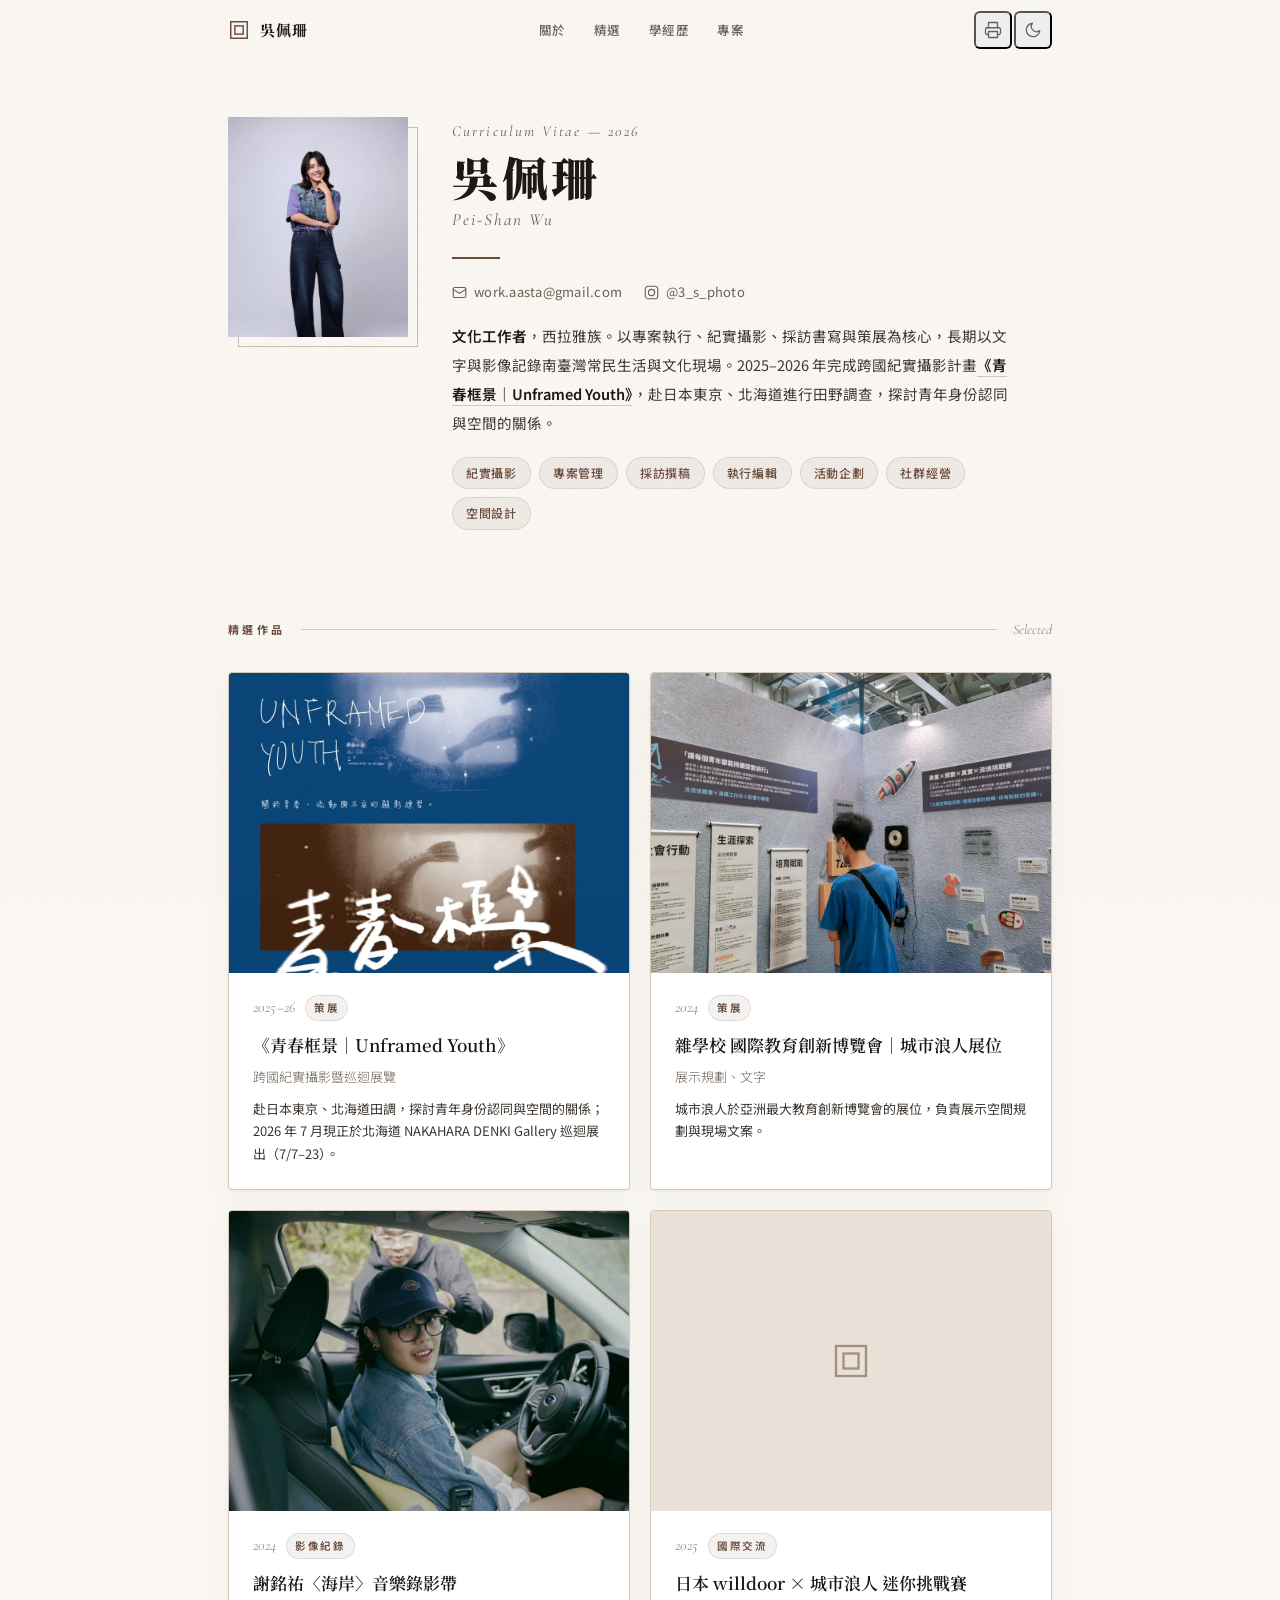
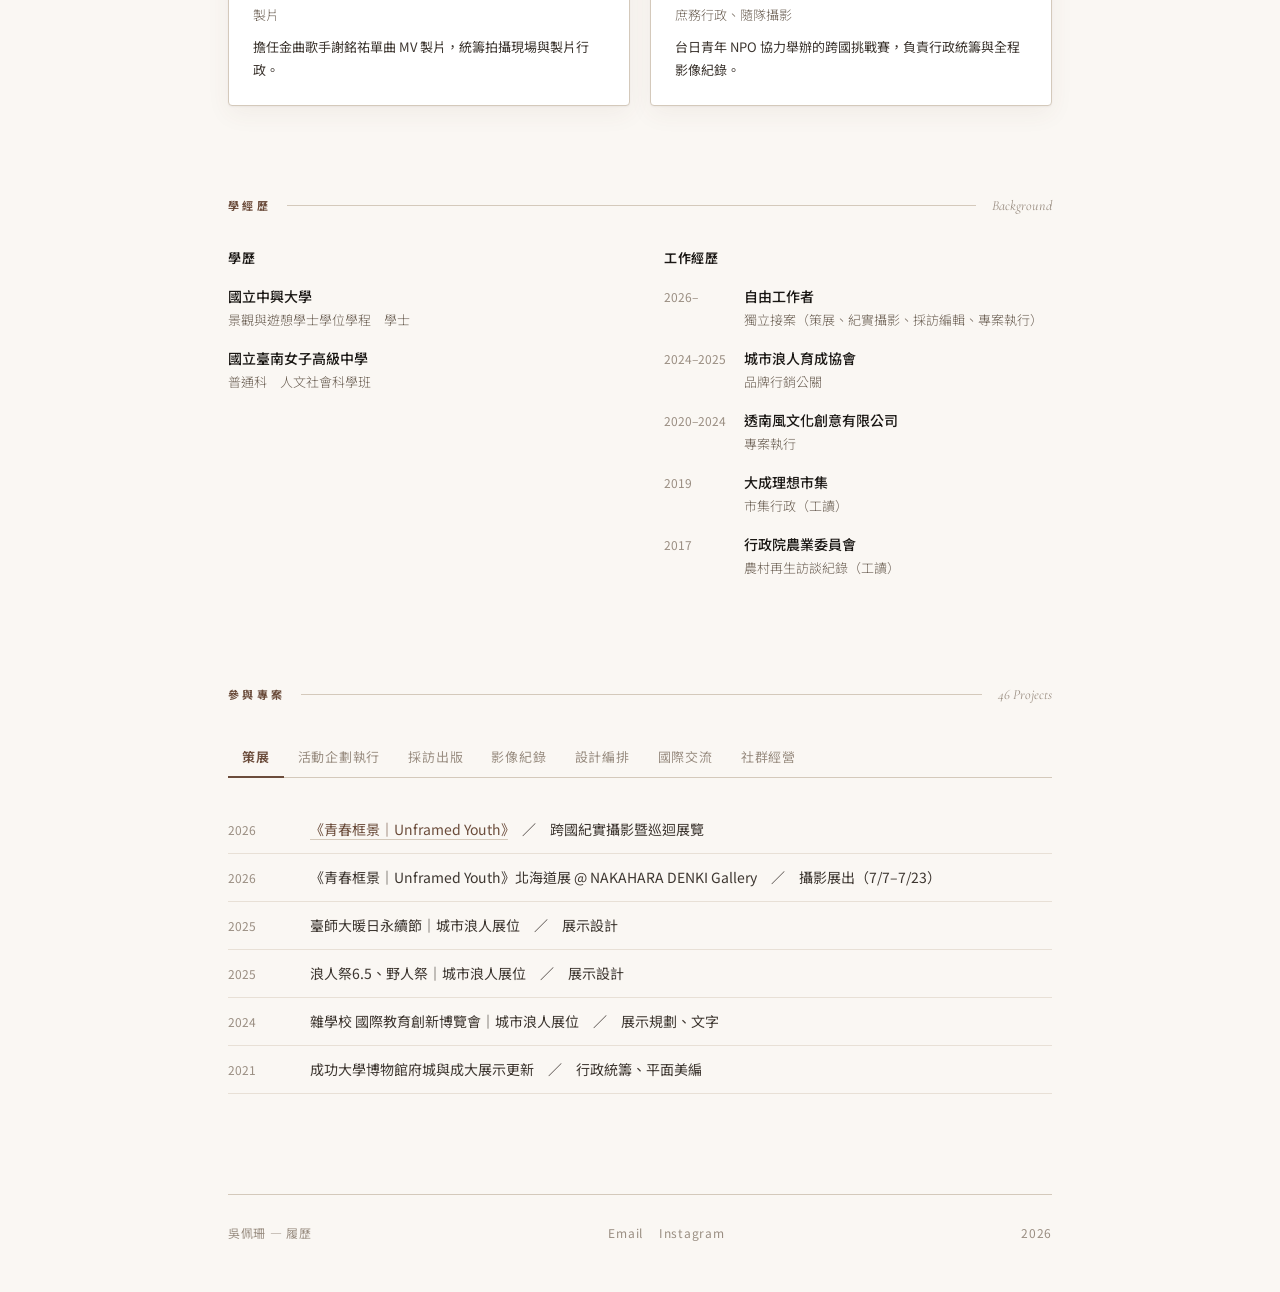
<file: index.html>
<!DOCTYPE html>
<html lang="zh-Hant">
<head>
<meta charset="UTF-8">
<meta name="viewport" content="width=device-width, initial-scale=1.0">
<title>吳佩珊 — 履歷 CV</title>
<meta name="description" content="吳佩珊，文化工作者、西拉雅族。以紀實攝影、採訪書寫與策展為核心，長期記錄南臺灣常民生活與文化現場。">
<meta name="author" content="吳佩珊 Pei-Shan Wu">
<meta name="theme-color" content="#FAF7F3">

<!-- Open Graph -->
<meta property="og:type" content="profile">
<meta property="og:title" content="吳佩珊 — 履歷 CV">
<meta property="og:description" content="文化工作者，西拉雅族。紀實攝影、採訪書寫與策展。">
<meta property="og:image" content="og-image.jpg">
<meta property="og:locale" content="zh_TW">
<meta property="og:url" content="https://shan-photo.github.io/Resume/">
<meta name="twitter:card" content="summary_large_image">
<meta name="twitter:title" content="吳佩珊 — 履歷 CV">
<meta name="twitter:image" content="og-image.jpg">

<link rel="icon" type="image/svg+xml" href="favicon.svg">
<link rel="apple-touch-icon" href="favicon.svg">
<link rel="preconnect" href="https://fonts.googleapis.com">
<link rel="preconnect" href="https://fonts.gstatic.com" crossorigin>
<link href="https://fonts.googleapis.com/css2?family=Noto+Serif+TC:wght@400;600;700;900&family=Noto+Sans+TC:wght@300;400;500;600;700&family=Cormorant+Garamond:ital,wght@0,400;0,600;1,400&display=swap" rel="stylesheet">

<!-- Structured data -->
<script type="application/ld+json">
{
  "@context": "https://schema.org",
  "@type": "Person",
  "name": "吳佩珊",
  "alternateName": "Pei-Shan Wu",
  "jobTitle": "文化工作者 · 紀實攝影 · 策展",
  "email": "mailto:work.aasta@gmail.com",
  "url": "https://shan-photo.github.io/Resume/",
  "sameAs": ["https://www.instagram.com/3_s_photo/"],
  "address": { "@type": "PostalAddress", "addressLocality": "Tainan", "addressCountry": "TW" }
}
</script>

<style>
*, *::before, *::after { box-sizing: border-box; margin: 0; padding: 0; }

:root {
  --ink: #1A1714;
  --ink-soft: #3D3630;
  --ink-muted: #6B5F53;
  --ink-faint: #9A8E82;
  --accent: #6B4C3B;
  --accent-soft: #8B6B56;
  --rule: #D4C9BB;
  --rule-light: #E8E0D6;
  --bg: #FAF7F3;
  --surface: #FFFFFF;
  --surface-2: #F3EDE4;
  --accent-tint: rgba(107, 76, 59, 0.07);
  --accent-tint-2: rgba(107, 76, 59, 0.14);
  --shadow: 0 1px 2px rgba(26,23,20,.04), 0 8px 24px rgba(107,76,59,.06);
  --shadow-hover: 0 2px 6px rgba(26,23,20,.06), 0 16px 40px rgba(107,76,59,.10);
  --maxw: 880px;
  --ease: cubic-bezier(.16,1,.3,1);
}

[data-theme="dark"] {
  --ink: #ECE4D8;
  --ink-soft: #D2C7B8;
  --ink-muted: #A89C8C;
  --ink-faint: #6E6356;
  --accent: #CDAE8C;
  --accent-soft: #B8967400;
  --accent-soft: #B89674;
  --rule: #3B332C;
  --rule-light: #2A241F;
  --bg: #16130F;
  --surface: #1E1A15;
  --surface-2: #24201A;
  --accent-tint: rgba(205, 174, 140, 0.10);
  --accent-tint-2: rgba(205, 174, 140, 0.18);
  --shadow: 0 1px 2px rgba(0,0,0,.3), 0 8px 24px rgba(0,0,0,.25);
  --shadow-hover: 0 2px 6px rgba(0,0,0,.35), 0 16px 40px rgba(0,0,0,.4);
}

html { font-size: 16px; scroll-behavior: smooth; scroll-padding-top: 84px; }

body {
  font-family: 'Noto Sans TC', 'Helvetica Neue', sans-serif;
  background: var(--bg);
  color: var(--ink);
  line-height: 1.7;
  -webkit-font-smoothing: antialiased;
  text-rendering: optimizeLegibility;
  transition: background .4s var(--ease), color .4s var(--ease);
}

/* paper grain */
body::before {
  content: '';
  position: fixed; inset: 0;
  opacity: .03;
  pointer-events: none;
  z-index: 9999;
  background-image: url("data:image/svg+xml,%3Csvg viewBox='0 0 256 256' xmlns='http://www.w3.org/2000/svg'%3E%3Cfilter id='n'%3E%3CfeTurbulence type='fractalNoise' baseFrequency='0.85' numOctaves='4' stitchTiles='stitch'/%3E%3C/filter%3E%3Crect width='100%25' height='100%25' filter='url(%23n)'/%3E%3C/svg%3E");
}
[data-theme="dark"] body::before { opacity: .05; }

a { color: var(--accent); text-decoration: none; transition: color .2s, opacity .2s, border-color .2s; }
a:hover { opacity: .72; }

.container { max-width: var(--maxw); margin: 0 auto; padding: 0 28px; }

/* ── STICKY NAV ── */
.nav {
  position: sticky; top: 0; z-index: 100;
  background: color-mix(in srgb, var(--bg) 86%, transparent);
  backdrop-filter: blur(12px) saturate(1.1);
  -webkit-backdrop-filter: blur(12px) saturate(1.1);
  border-bottom: 1px solid transparent;
  transition: border-color .3s var(--ease), background .3s var(--ease);
}
.nav.scrolled { border-bottom-color: var(--rule); }
.nav-inner { display: flex; align-items: center; justify-content: space-between; height: 60px; }
.nav-mark { display: flex; align-items: center; gap: 10px; font-family: 'Noto Serif TC', serif; font-weight: 700; font-size: 15px; letter-spacing: .08em; color: var(--ink); }
.nav-mark svg { width: 22px; height: 22px; color: var(--accent); }
.nav-links { display: flex; align-items: center; gap: 4px; }
.nav-links a {
  font-size: 12.5px; font-weight: 500; color: var(--ink-muted);
  padding: 8px 12px; letter-spacing: .04em; border-radius: 4px;
}
.nav-links a:hover { color: var(--accent); opacity: 1; background: var(--accent-tint); }
.nav-actions { display: flex; align-items: center; gap: 2px; }
.icon-btn {
  width: 38px; height: 38px; display: grid; place-items: center;
  color: var(--ink-muted); border-radius: 6px; cursor: pointer;
  transition: background .2s, color .2s;
}
.icon-btn:hover { background: var(--accent-tint); color: var(--accent); }
.icon-btn svg { width: 18px; height: 18px; }
.icon-btn:focus-visible { outline: 2px solid var(--accent); outline-offset: 2px; }

/* ── HERO ── */
.hero { padding: 56px 0 44px; }
.hero-grid { display: grid; grid-template-columns: 180px 1fr; gap: 44px; align-items: start; }

.portrait-wrap { position: relative; }
.portrait-wrap::before {
  content: ''; position: absolute; top: 10px; left: 10px;
  width: 100%; height: 100%; border: 1.5px solid var(--accent); opacity: .35;
  transition: transform .5s var(--ease), opacity .5s var(--ease);
}
.portrait-wrap:hover::before { transform: translate(3px, 3px); opacity: .5; }
.portrait {
  width: 180px; height: 220px; object-fit: cover; object-position: center 15%;
  display: block; filter: grayscale(12%) contrast(1.05); position: relative; z-index: 1;
  border-radius: 1px;
}
[data-theme="dark"] .portrait { filter: grayscale(20%) contrast(1.02) brightness(.92); }

.hero-text { padding-top: 2px; }
.eyebrow {
  font-family: 'Cormorant Garamond', serif; font-style: italic;
  font-size: 15px; letter-spacing: .14em; color: var(--ink-muted); margin-bottom: 6px;
}
.name-zh { font-family: 'Noto Serif TC', serif; font-size: 46px; font-weight: 900; letter-spacing: .08em; line-height: 1.1; color: var(--ink); }
.name-en { font-family: 'Cormorant Garamond', serif; font-size: 17px; font-style: italic; letter-spacing: .12em; color: var(--ink-muted); margin-top: 5px; }
.hero-divider { width: 48px; height: 2px; background: var(--accent); margin: 22px 0; }

.contact { display: flex; gap: 22px; margin-bottom: 18px; flex-wrap: wrap; }
.contact a { font-size: 13px; color: var(--ink-muted); display: flex; align-items: center; gap: 7px; letter-spacing: .02em; }
.contact a:hover { color: var(--accent); opacity: 1; }
.contact svg { width: 15px; height: 15px; flex-shrink: 0; }

.bio { font-size: 14.5px; line-height: 2; color: var(--ink-soft); max-width: 560px; }
.bio strong { font-weight: 600; color: var(--ink); }
.bio a { color: var(--accent); border-bottom: 1px solid var(--rule); padding-bottom: 1px; }
.bio a:hover { border-bottom-color: var(--accent); opacity: 1; }

.skills { display: flex; gap: 8px; flex-wrap: wrap; margin-top: 20px; }
.skill-tag {
  font-size: 12px; font-weight: 500; color: var(--accent);
  background: var(--accent-tint); border: 1px solid var(--accent-tint-2);
  padding: 5px 13px; letter-spacing: .06em; border-radius: 999px;
}

/* ── SECTION ── */
.section { padding: 44px 0; }
.section-header { display: flex; align-items: center; gap: 16px; margin-bottom: 30px; }
.section-label { font-size: 11px; font-weight: 700; letter-spacing: .3em; color: var(--accent); text-transform: uppercase; white-space: nowrap; }
.section-line { flex: 1; height: 1px; background: var(--rule); }
.section-count { font-family: 'Cormorant Garamond', serif; font-style: italic; font-size: 14px; color: var(--ink-faint); white-space: nowrap; }

/* ── FEATURED ── */
.featured-grid { display: grid; grid-template-columns: repeat(2, 1fr); gap: 20px; }
.featured-card {
  position: relative; padding: 0; background: var(--surface);
  border: 1px solid var(--rule); border-radius: 4px;
  box-shadow: var(--shadow); transition: transform .4s var(--ease), box-shadow .4s var(--ease), border-color .3s;
  overflow: hidden; display: flex; flex-direction: column;
}
.featured-card::after {
  content: ''; position: absolute; left: 0; top: 0; bottom: 0; width: 3px;
  background: var(--accent); transform: scaleY(0); transform-origin: top;
  transition: transform .45s var(--ease);
}
.featured-card:hover { transform: translateY(-3px); box-shadow: var(--shadow-hover); border-color: var(--accent-soft); }
.featured-card:hover::after { transform: scaleY(1); }
.fc-media { position: relative; aspect-ratio: 4 / 3; overflow: hidden; background: var(--surface-2); }
.fc-media img { width: 100%; height: 100%; object-fit: cover; display: block; transition: transform .6s var(--ease); }
.featured-card:hover .fc-media img { transform: scale(1.04); }
.fc-media-ph { width: 100%; height: 100%; display: grid; place-items: center; background: var(--accent-tint); }
.fc-media-ph svg { width: 40px; height: 40px; color: var(--accent); opacity: .55; }
.fc-body { padding: 22px 24px 24px; display: flex; flex-direction: column; gap: 0; flex: 1; }
.fc-meta { display: flex; align-items: center; gap: 10px; margin-bottom: 12px; }
.fc-year { font-family: 'Cormorant Garamond', serif; font-size: 15px; font-style: italic; color: var(--ink-faint); }
.fc-cat { font-size: 10.5px; font-weight: 600; letter-spacing: .16em; color: var(--accent); text-transform: uppercase; border: 1px solid var(--accent-tint-2); padding: 3px 8px; border-radius: 999px; background: var(--accent-tint); }
.fc-title { font-family: 'Noto Serif TC', serif; font-size: 17px; font-weight: 600; color: var(--ink); line-height: 1.4; margin-bottom: 10px; }
.fc-title a { color: inherit; }
.fc-title a:hover { color: var(--accent); opacity: 1; }
.fc-role { font-size: 13px; color: var(--ink-muted); margin-bottom: 10px; font-weight: 300; }
.fc-desc { font-size: 13px; color: var(--ink-soft); line-height: 1.7; }

/* ── TWO-COL ── */
.two-col { display: grid; grid-template-columns: 1fr 1fr; gap: 48px; }
.info-block-title { font-size: 13px; font-weight: 600; color: var(--ink); margin-bottom: 16px; letter-spacing: .04em; }
.edu-item, .exp-item { margin-bottom: 16px; }
.edu-name { font-size: 14px; font-weight: 500; color: var(--ink); }
.edu-dept { font-size: 13px; color: var(--ink-muted); font-weight: 300; }
.exp-row { display: flex; gap: 12px; align-items: baseline; }
.exp-year { font-size: 12px; color: var(--ink-faint); min-width: 68px; font-variant-numeric: tabular-nums; flex-shrink: 0; }
.exp-org { font-size: 14px; font-weight: 500; color: var(--ink); }
.exp-role { font-size: 13px; color: var(--ink-muted); font-weight: 300; padding-left: 80px; }

/* ── TABS ── */
.tabs { display: flex; gap: 0; border-bottom: 1px solid var(--rule); margin-bottom: 28px; flex-wrap: wrap; }
.tab {
  font-family: 'Noto Sans TC', sans-serif; font-size: 13px; font-weight: 400;
  color: var(--ink-faint); background: none; border: none;
  border-bottom: 2px solid transparent; padding: 10px 14px; cursor: pointer;
  transition: color .25s, border-color .25s, background .25s; letter-spacing: .06em; margin-bottom: -1px;
  border-radius: 0;
}
.tab:hover { color: var(--ink-muted); }
.tab.active { font-weight: 600; color: var(--accent); border-bottom-color: var(--accent); }
.tab:focus-visible { outline: 2px solid var(--accent); outline-offset: -4px; border-radius: 2px; }

/* ── PROJECTS ── */
.project-list { list-style: none; }
.project-item {
  display: flex; gap: 20px; align-items: baseline; padding: 12px 0;
  border-bottom: 1px solid var(--rule-light);
  opacity: 0; transform: translateY(6px); animation: fadeUp .4s var(--ease) forwards;
  transition: background .2s, padding-left .3s var(--ease);
  padding-left: 0;
}
.project-item:hover { background: var(--accent-tint); padding-left: 8px; padding-right: 8px; border-radius: 3px; }
.project-year { font-size: 12px; color: var(--ink-faint); min-width: 62px; font-variant-numeric: tabular-nums; flex-shrink: 0; }
.project-title { font-size: 14px; color: var(--ink-soft); font-weight: 400; line-height: 1.65; }
.project-title a { color: var(--accent); border-bottom: 1px solid var(--rule); padding-bottom: .5px; }
.project-title a:hover { border-bottom-color: var(--accent); opacity: 1; }

@keyframes fadeUp { to { opacity: 1; transform: translateY(0); } }

/* reveal on scroll */
.reveal { opacity: 0; transform: translateY(14px); transition: opacity .7s var(--ease), transform .7s var(--ease); }
.reveal.in { opacity: 1; transform: translateY(0); }

/* ── FOOTER ── */
.footer {
  margin-top: 56px; padding: 28px 0 48px; border-top: 1px solid var(--rule);
  display: flex; justify-content: space-between; align-items: center;
  font-size: 12px; color: var(--ink-faint); letter-spacing: .06em; gap: 16px; flex-wrap: wrap;
}
.footer-links { display: flex; gap: 16px; }
.footer-links a { color: var(--ink-faint); font-size: 12px; }
.footer-links a:hover { color: var(--accent); opacity: 1; }

/* ── RESPONSIVE ── */
@media (max-width: 720px) {
  .nav-links { display: none; }
  .container { padding: 0 20px; }
  .hero { padding: 36px 0 32px; }
  .hero-grid { grid-template-columns: 140px 1fr; gap: 24px; }
  .portrait { width: 140px; height: 175px; }
  .name-zh { font-size: 34px; }
  .two-col { grid-template-columns: 1fr; gap: 32px; }
  .featured-grid { grid-template-columns: 1fr; }
  .tab { padding: 9px 11px; font-size: 12px; }
  .section { padding: 36px 0; }
}
@media (max-width: 420px) {
  .hero-grid { grid-template-columns: 1fr; justify-items: center; text-align: center; }
  .portrait-wrap { margin-bottom: 8px; }
  .hero-divider { margin: 16px auto; }
  .bio { text-align: left; }
  .contact, .skills { justify-content: center; }
  .eyebrow, .name-en { display: block; }
}

/* ── PRINT ── */
@media print {
  body::before, .nav { display: none; }
  html { scroll-padding-top: 0; }
  .tabs { display: none; }
  .tab-content { display: block !important; }
  .project-item { opacity: 1; transform: none; animation: none; }
  .featured-card, .reveal { box-shadow: none; opacity: 1; transform: none; }
  .section { page-break-inside: avoid; }
  a { color: var(--ink); }
  body { background: #fff; color: #1A1714; }
}

@media (prefers-reduced-motion: reduce) {
  *, *::before, *::after { animation-duration: .01ms !important; transition-duration: .01ms !important; scroll-behavior: auto !important; }
  .reveal { opacity: 1; transform: none; }
}
</style>
</head>
<body>

<!-- NAV -->
<nav class="nav" id="nav">
  <div class="container nav-inner">
    <a href="#top" class="nav-mark" aria-label="吳佩珊 履歷">
      <svg viewBox="0 0 24 24" fill="none" stroke="currentColor" stroke-width="1.6"><rect x="3" y="3" width="18" height="18"/><rect x="7.5" y="7.5" width="9" height="9"/></svg>
      <span>吳佩珊</span>
    </a>
    <div class="nav-links">
      <a href="#about">關於</a>
      <a href="#featured">精選</a>
      <a href="#background">學經歷</a>
      <a href="#projects">專案</a>
    </div>
    <div class="nav-actions">
      <button class="icon-btn" id="printBtn" aria-label="列印或下載 PDF" title="列印 / 下載 PDF">
        <svg viewBox="0 0 24 24" fill="none" stroke="currentColor" stroke-width="1.7" stroke-linecap="round" stroke-linejoin="round"><path d="M6 9V2h12v7"/><path d="M6 18H4a2 2 0 0 1-2-2v-5a2 2 0 0 1 2-2h16a2 2 0 0 1 2 2v5a2 2 0 0 1-2 2h-2"/><rect x="6" y="14" width="12" height="8"/></svg>
      </button>
      <button class="icon-btn" id="themeBtn" aria-label="切換深淺色模式" title="深 / 淺色">
        <svg id="iconMoon" viewBox="0 0 24 24" fill="none" stroke="currentColor" stroke-width="1.7" stroke-linecap="round" stroke-linejoin="round"><path d="M21 12.79A9 9 0 1 1 11.21 3 7 7 0 0 0 21 12.79z"/></svg>
      </button>
    </div>
  </div>
</nav>

<span id="top"></span>
<div class="container">

  <!-- HERO -->
  <header class="hero" id="about">
    <div class="hero-grid">
      <div class="portrait-wrap">
        <img src="profile.webp" alt="吳佩珊肖像" class="portrait" width="180" height="220" decoding="async" fetchpriority="high">
      </div>
      <div class="hero-text">
        <div class="eyebrow">Curriculum Vitae — 2026</div>
        <h1 class="name-zh">吳佩珊</h1>
        <div class="name-en">Pei-Shan Wu</div>
        <div class="hero-divider"></div>

        <div class="contact">
          <a href="mailto:work.aasta@gmail.com">
            <svg viewBox="0 0 24 24" fill="none" stroke="currentColor" stroke-width="1.8" stroke-linecap="round" stroke-linejoin="round"><rect x="2" y="4" width="20" height="16" rx="2"/><path d="m22 7-8.97 5.7a1.94 1.94 0 0 1-2.06 0L2 7"/></svg>
            work.aasta@gmail.com
          </a>
          <a href="https://www.instagram.com/3_s_photo/" target="_blank" rel="noopener">
            <svg viewBox="0 0 24 24" fill="none" stroke="currentColor" stroke-width="1.8" stroke-linecap="round" stroke-linejoin="round"><rect x="2" y="2" width="20" height="20" rx="5"/><circle cx="12" cy="12" r="5"/><circle cx="17.5" cy="6.5" r="0.6" fill="currentColor" stroke="none"/></svg>
            @3_s_photo
          </a>
        </div>

        <p class="bio">
          <strong>文化工作者</strong>，西拉雅族。以專案執行、紀實攝影、採訪書寫與策展為核心，長期以文字與影像記錄南臺灣常民生活與文化現場。2025–2026 年完成跨國紀實攝影計畫<a href="https://shan-photo.github.io/unframed-youth" target="_blank" rel="noopener"><strong>《青春框景｜Unframed Youth》</strong></a>，赴日本東京、北海道進行田野調查，探討青年身份認同與空間的關係。
        </p>

        <div class="skills">
          <span class="skill-tag">紀實攝影</span>
          <span class="skill-tag">專案管理</span>
          <span class="skill-tag">採訪撰稿</span>
          <span class="skill-tag">執行編輯</span>
          <span class="skill-tag">活動企劃</span>
          <span class="skill-tag">社群經營</span>
          <span class="skill-tag">空間設計</span>
        </div>
      </div>
    </div>
  </header>

  <!-- FEATURED -->
  <section class="section reveal" id="featured">
    <div class="section-header">
      <span class="section-label">精選作品</span>
      <div class="section-line"></div>
      <span class="section-count">Selected</span>
    </div>
    <div class="featured-grid" id="featuredGrid"></div>
  </section>

  <!-- EDUCATION & EXPERIENCE -->
  <section class="section reveal" id="background">
    <div class="section-header">
      <span class="section-label">學經歷</span>
      <div class="section-line"></div>
      <span class="section-count">Background</span>
    </div>
    <div class="two-col">
      <div>
        <div class="info-block-title">學歷</div>
        <div class="edu-item">
          <div class="edu-name">國立中興大學</div>
          <div class="edu-dept">景觀與遊憩學士學位學程　學士</div>
        </div>
        <div class="edu-item">
          <div class="edu-name">國立臺南女子高級中學</div>
          <div class="edu-dept">普通科　人文社會科學班</div>
        </div>
      </div>
      <div>
        <div class="info-block-title">工作經歷</div>
        <div class="exp-item">
          <div class="exp-row"><span class="exp-year">2026–</span><span class="exp-org">自由工作者</span></div>
          <div class="exp-role">獨立接案（策展、紀實攝影、採訪編輯、專案執行）</div>
        </div>
        <div class="exp-item">
          <div class="exp-row"><span class="exp-year">2024–2025</span><span class="exp-org">城市浪人育成協會</span></div>
          <div class="exp-role">品牌行銷公關</div>
        </div>
        <div class="exp-item">
          <div class="exp-row"><span class="exp-year">2020–2024</span><span class="exp-org">透南風文化創意有限公司</span></div>
          <div class="exp-role">專案執行</div>
        </div>
        <div class="exp-item">
          <div class="exp-row"><span class="exp-year">2019</span><span class="exp-org">大成理想市集</span></div>
          <div class="exp-role">市集行政（工讀）</div>
        </div>
        <div class="exp-item">
          <div class="exp-row"><span class="exp-year">2017</span><span class="exp-org">行政院農業委員會</span></div>
          <div class="exp-role">農村再生訪談紀錄（工讀）</div>
        </div>
      </div>
    </div>
  </section>

  <!-- PROJECTS -->
  <section class="section reveal" id="projects">
    <div class="section-header">
      <span class="section-label">參與專案</span>
      <div class="section-line"></div>
      <span class="section-count" id="projCount"></span>
    </div>
    <div class="tabs" role="tablist" aria-label="專案類別" id="tablist"></div>
    <div id="panels"></div>
  </section>

  <!-- FOOTER -->
  <footer class="footer">
    <span>吳佩珊 — 履歷</span>
    <div class="footer-links">
      <a href="mailto:work.aasta@gmail.com">Email</a>
      <a href="https://www.instagram.com/3_s_photo/" target="_blank" rel="noopener">Instagram</a>
    </div>
    <span>2026</span>
  </footer>

</div>

<script>
/* ─────────────────────────────────────────────────────────────
   專案資料（在這裡新增／編輯即可，分頁會自動產生）
   欄位： y 年份 · t 標題 · r 角色 · c 類別（見 CATEGORIES） · href 連結（可省略）
   ───────────────────────────────────────────────────────────── */
var CATEGORIES = [
  { id:'curation', label:'策展' },
  { id:'events',   label:'活動企劃執行' },
  { id:'publish',  label:'採訪出版' },
  { id:'film',     label:'影像紀錄' },
  { id:'design',   label:'設計編排' },
  { id:'intl',     label:'國際交流' },
  { id:'social',   label:'社群經營' }
];

var PROJECTS = [
  // 策展
  { y:'2026', t:'《青春框景｜Unframed Youth》', r:'跨國紀實攝影暨巡迴展覽', c:'curation', href:'https://shan-photo.github.io/unframed-youth' },
  { y:'2026', t:'《青春框景｜Unframed Youth》北海道展 @ NAKAHARA DENKI Gallery', r:'攝影展出（7/7–7/23）', c:'curation' },
  { y:'2025', t:'臺師大暖日永續節｜城市浪人展位', r:'展示設計', c:'curation' },
  { y:'2025', t:'浪人祭6.5、野人祭｜城市浪人展位', r:'展示設計', c:'curation' },
  { y:'2024', t:'雜學校 國際教育創新博覽會｜城市浪人展位', r:'展示規劃、文字', c:'curation' },
  { y:'2021', t:'成功大學博物館府城與成大展示更新', r:'行政統籌、平面美編', c:'curation' },
  // 活動企劃執行
  { y:'2025', t:'流浪挑戰賽｜城市浪人', r:'宣傳、影像', c:'events' },
  { y:'2025', t:'人生實驗祭｜城市浪人校友活動', r:'企劃執行、行銷公關', c:'events', href:'https://lihi.cc/zpTEg' },
  { y:'2024', t:'臺南400流行音樂文化展演規劃執行勞務委託案', r:'專案管理', c:'events' },
  { y:'2022–24', t:'謝銘祐與麵包車樂團「恁的演唱會」', r:'庶務行政', c:'events' },
  { y:'2023', t:'臺南市文化局文資處「孔廟文化節」', r:'活動執行', c:'events' },
  { y:'2023', t:'西拉雅族考古成果及水文化遺產推廣計畫', r:'企劃執行統籌', c:'events' },
  { y:'2023', t:'透南風咖啡聚場｜7TH BIRTHDAY PARTY', r:'企劃執行統籌', c:'events' },
  { y:'2023', t:'臺南市文化局｜散步柚樂園✦柚花藝術節', r:'市集、展演企劃', c:'events' },
  { y:'2022', t:'寫歌冰果室 哼一首___的歌', r:'企劃執行統籌', c:'events' },
  { y:'2022', t:'臺南新藝獎教育推廣「新藝城市探索秘密」', r:'企劃執行', c:'events' },
  { y:'2022', t:'嘉義市立博物館與嘉大附小「Muse遊樂園」', r:'企劃執行', c:'events' },
  { y:'2021', t:'漫遊七股尋寶漁村計畫－龍山社區故事行銷', r:'企劃執行統籌', c:'events' },
  { y:'2020', t:'今暝來作夢－復興夜間食堂行銷活動', r:'企劃執行統籌', c:'events' },
  // 採訪出版
  { y:'2026', t:'《透南風》第八期《離散》— 南風光影〈在傷痕上摺一架新飛機〉', r:'採訪撰稿', c:'publish', href:'https://www.instagram.com/p/DZrr_JMkvTy/' },
  { y:'2025', t:'城市浪人 2024 年度成果手冊', r:'企劃編輯、撰稿', c:'publish' },
  { y:'2024', t:'《2023 再。嘉義鄉村藝術行動》專書', r:'執行編輯、採訪撰稿', c:'publish' },
  { y:'2023', t:'隆田文資教育園區《嘉南大圳工事圖》聯名筆記本', r:'執行編輯', c:'publish' },
  { y:'2023', t:'《2022 再。嘉義鄉村藝術行動》專書', r:'執行編輯、採訪撰稿', c:'publish' },
  { y:'2023', t:'孔廟與日本首里城御匾修復交流計畫 中日文御匾摺頁', r:'撰稿', c:'publish' },
  { y:'2020–23', t:'嘉義市立博物館季刊《桃城晃遊》vol. 9、13、14、15、16', r:'採訪撰稿', c:'publish' },
  // 影像紀錄
  { y:'2025', t:'流浪挑戰賽', r:'導演、製片', c:'film' },
  { y:'2024', t:'謝銘祐〈海岸〉音樂錄影帶', r:'製片', c:'film' },
  { y:'2022', t:'UNIQLO 臺南區域行銷影片', r:'製片', c:'film' },
  // 設計編排
  { y:'2021', t:'【扛茨走溪流】竹籠茨 3D 建模', r:'3D 建模', c:'design' },
  { y:'2021', t:'【到時間裡走走 Walk in Time】文資推廣活動', r:'視覺設計', c:'design' },
  { y:'2020', t:'友愛街區的技藝記憶轉運站', r:'視覺、摺頁設計', c:'design' },
  { y:'2020', t:'溪墘與濱海的時光旅程', r:'社區摺頁規劃', c:'design' },
  // 國際交流
  { y:'2025', t:'日本 willdoor × 城市浪人 迷你挑戰賽', r:'庶務行政、隨隊攝影', c:'intl' },
  { y:'2024', t:'恁的演唱會 海外公演 @ 日本沖繩宜野座', r:'隨隊文字、攝影', c:'intl' },
  { y:'2024', t:'時苑 攝影 @ 金門', r:'攝影、文字書寫', c:'intl' },
  { y:'2023', t:'恁的演唱會 海外公演 @ 日本新潟三箇', r:'庶務行政', c:'intl' },
  // 社群經營
  { y:'2026', t:'《廟口戲棚跤，大條番薯來破豆》Podcast ／ 真雲林閣掌中劇團', r:'粉專經營、上架、行政', c:'social', href:'https://reurl.cc/K20m6p' },
  { y:'2025', t:'城市浪人', r:'粉專管理員', c:'social' },
  { y:'2023–24', t:'復返西拉雅', r:'粉專管理員', c:'social' },
  { y:'2021–22', t:'台南市七股區龍山社區', r:'粉專管理員', c:'social' },
  { y:'2021', t:'藝遊臺南「刈香傳藝。陣有藝思」', r:'粉專編輯', c:'social' },
  { y:'2021', t:'《匯流。敆流》透南風雜誌第七期嘖嘖集資', r:'企劃統籌', c:'social' },
  { y:'2020–24', t:'透南風工作室、透南風咖啡聚場', r:'粉專管理員', c:'social' },
  { y:'2020', t:'菁寮義昌碾米廠', r:'粉專管理員', c:'social' },
  { y:'2019', t:'道禾共好市集', r:'粉專編輯', c:'social' }
];

/* 精選作品卡片（img=工作照檔名，可省略；省略則顯示品牌佔位） */
var FEATURED = [
  { y:'2025–26', cat:'策展', t:'《青春框景｜Unframed Youth》', r:'跨國紀實攝影暨巡迴展覽', href:'https://shan-photo.github.io/unframed-youth', img:'work-unframed.webp',
    d:'赴日本東京、北海道田調，探討青年身份認同與空間的關係；2026 年 7 月現正於北海道 NAKAHARA DENKI Gallery 巡迴展出（7/7–23）。' },
  { y:'2024', cat:'策展', t:'雜學校 國際教育創新博覽會｜城市浪人展位', r:'展示規劃、文字', img:'work-zaschool.webp',
    d:'城市浪人於亞洲最大教育創新博覽會的展位，負責展示空間規劃與現場文案。' },
  { y:'2024', cat:'影像紀錄', t:'謝銘祐〈海岸〉音樂錄影帶', r:'製片', img:'work-coast.webp',
    d:'擔任金曲歌手謝銘祐單曲 MV 製片，統籌拍攝現場與製片行政。' },
  { y:'2025', cat:'國際交流', t:'日本 willdoor × 城市浪人 迷你挑戰賽', r:'庶務行政、隨隊攝影',
    d:'台日青年 NPO 協力舉辦的跨國挑戰賽，負責行政統籌與全程影像紀錄。' }
];

/* ── RENDER ── */
function esc(s){ return s.replace(/&/g,'&amp;').replace(/</g,'&lt;').replace(/>/g,'&gt;'); }

(function renderFeatured(){
  var grid = document.getElementById('featuredGrid');
  grid.innerHTML = FEATURED.map(function(p){
    var title = p.href
      ? '<a href="'+p.href+'" target="_blank" rel="noopener">'+esc(p.t)+'</a>'
      : esc(p.t);
    var media = p.img
      ? '<img src="'+p.img+'" alt="'+esc(p.t)+'" loading="lazy" decoding="async">'
      : '<div class="fc-media-ph"><svg viewBox="0 0 24 24" fill="none" stroke="currentColor" stroke-width="1.4"><rect x="3" y="3" width="18" height="18"/><rect x="7.5" y="7.5" width="9" height="9"/></svg></div>';
    return '<article class="featured-card">'+
      '<div class="fc-media">'+media+'</div>'+
      '<div class="fc-body">'+
        '<div class="fc-meta"><span class="fc-year">'+esc(p.y)+'</span><span class="fc-cat">'+esc(p.cat)+'</span></div>'+
        '<h3 class="fc-title">'+title+'</h3>'+
        '<div class="fc-role">'+esc(p.r)+'</div>'+
        '<p class="fc-desc">'+esc(p.d)+'</p>'+
      '</div>'+
    '</article>';
  }).join('');
})();

(function renderProjects(){
  var tablist = document.getElementById('tablist');
  var panels = document.getElementById('panels');
  var count = 0;
  CATEGORIES.forEach(function(cat, i){
    var items = PROJECTS.filter(function(p){ return p.c === cat.id; });
    count += items.length;
    var btn = document.createElement('button');
    btn.className = 'tab' + (i===0 ? ' active' : '');
    btn.setAttribute('role','tab');
    btn.setAttribute('id','tab-'+cat.id);
    btn.setAttribute('aria-controls','panel-'+cat.id);
    btn.setAttribute('aria-selected', i===0 ? 'true':'false');
    btn.setAttribute('tabindex', i===0 ? '0':'-1');
    btn.textContent = cat.label;
    tablist.appendChild(btn);

    var panel = document.createElement('div');
    panel.className = 'tab-content';
    panel.setAttribute('role','tabpanel');
    panel.setAttribute('id','panel-'+cat.id);
    panel.setAttribute('aria-labelledby','tab-'+cat.id);
    panel.style.display = i===0 ? '' : 'none';
    var ul = document.createElement('ul');
    ul.className = 'project-list';
    ul.innerHTML = items.map(function(p, idx){
      var title = p.href
        ? '<a href="'+p.href+'" target="_blank" rel="noopener">'+esc(p.t)+'</a>'+esc('　／　'+p.r)
        : esc(p.t)+'　／　'+esc(p.r);
      return '<li class="project-item" style="animation-delay:'+(idx*0.03).toFixed(2)+'s">'+
        '<span class="project-year">'+esc(p.y)+'</span>'+
        '<span class="project-title">'+title+'</span>'+
      '</li>';
    }).join('');
    panel.appendChild(ul);
    panels.appendChild(panel);
  });
  document.getElementById('projCount').textContent = count + ' Projects';
})();

/* ── TABS (a11y + keyboard) ── */
(function(){
  var tabs = Array.prototype.slice.call(document.querySelectorAll('.tab'));
  function activate(tab){
    tabs.forEach(function(t){
      t.classList.remove('active');
      t.setAttribute('aria-selected','false');
      t.setAttribute('tabindex','-1');
    });
    tab.classList.add('active');
    tab.setAttribute('aria-selected','true');
    tab.setAttribute('tabindex','0');
    tab.focus();
    document.querySelectorAll('.tab-content').forEach(function(p){ p.style.display='none'; });
    var panel = document.getElementById(tab.getAttribute('aria-controls'));
    panel.style.display = '';
    panel.querySelectorAll('.project-item').forEach(function(item){
      item.style.animation='none'; void item.offsetHeight; item.style.animation='';
    });
  }
  tabs.forEach(function(tab, i){
    tab.addEventListener('click', function(){ activate(tab); });
    tab.addEventListener('keydown', function(e){
      var n = tabs.length;
      if (e.key==='ArrowRight'){ e.preventDefault(); activate(tabs[(i+1)%n]); }
      else if (e.key==='ArrowLeft'){ e.preventDefault(); activate(tabs[(i-1+n)%n]); }
      else if (e.key==='Home'){ e.preventDefault(); activate(tabs[0]); }
      else if (e.key==='End'){ e.preventDefault(); activate(tabs[n-1]); }
    });
  });
})();

/* ── NAV scroll state ── */
(function(){
  var nav = document.getElementById('nav');
  var onScroll = function(){ nav.classList.toggle('scrolled', window.scrollY > 8); };
  onScroll(); window.addEventListener('scroll', onScroll, { passive:true });
})();

/* ── REVEAL on scroll ── */
(function(){
  if (!('IntersectionObserver' in window)) {
    document.querySelectorAll('.reveal').forEach(function(el){ el.classList.add('in'); });
    return;
  }
  var io = new IntersectionObserver(function(entries){
    entries.forEach(function(en){ if (en.isIntersecting){ en.target.classList.add('in'); io.unobserve(en.target); } });
  }, { rootMargin: '0px 0px -8% 0px', threshold: 0.05 });
  document.querySelectorAll('.reveal').forEach(function(el){ io.observe(el); });
})();

/* ── PRINT ── */
document.getElementById('printBtn').addEventListener('click', function(){ window.print(); });

/* ── THEME ── */
(function(){
  var btn = document.getElementById('themeBtn');
  var icon = document.getElementById('iconMoon');
  var root = document.documentElement;
  var KEY = 'cv-theme';
  var _store = (function(){ try { return window['local' + 'Storage']; } catch(e){ return null; } })();
  var stored = null;
  try { if (_store) stored = _store.getItem(KEY); } catch(e){}
  var theme = stored || (window.matchMedia('(prefers-color-scheme: dark)').matches ? 'dark' : 'light');
  function apply(t){
    root.setAttribute('data-theme', t);
    icon.innerHTML = t === 'dark'
      ? '<circle cx="12" cy="12" r="4"/><path d="M12 2v2M12 20v2M4.93 4.93l1.41 1.41M17.66 17.66l1.41 1.41M2 12h2M20 12h2M4.93 19.07l1.41-1.41M17.66 6.34l1.41-1.41"/>'
      : '<path d="M21 12.79A9 9 0 1 1 11.21 3 7 7 0 0 0 21 12.79z"/>';
    btn.setAttribute('aria-label', t === 'dark' ? '切換為淺色模式' : '切換為深色模式');
  }
  apply(theme);
  btn.addEventListener('click', function(){
    theme = theme === 'dark' ? 'light' : 'dark';
    try { if (_store) _store.setItem(KEY, theme); } catch(e){}
    apply(theme);
  });
})();
</script>
</body>
</html>
</file>
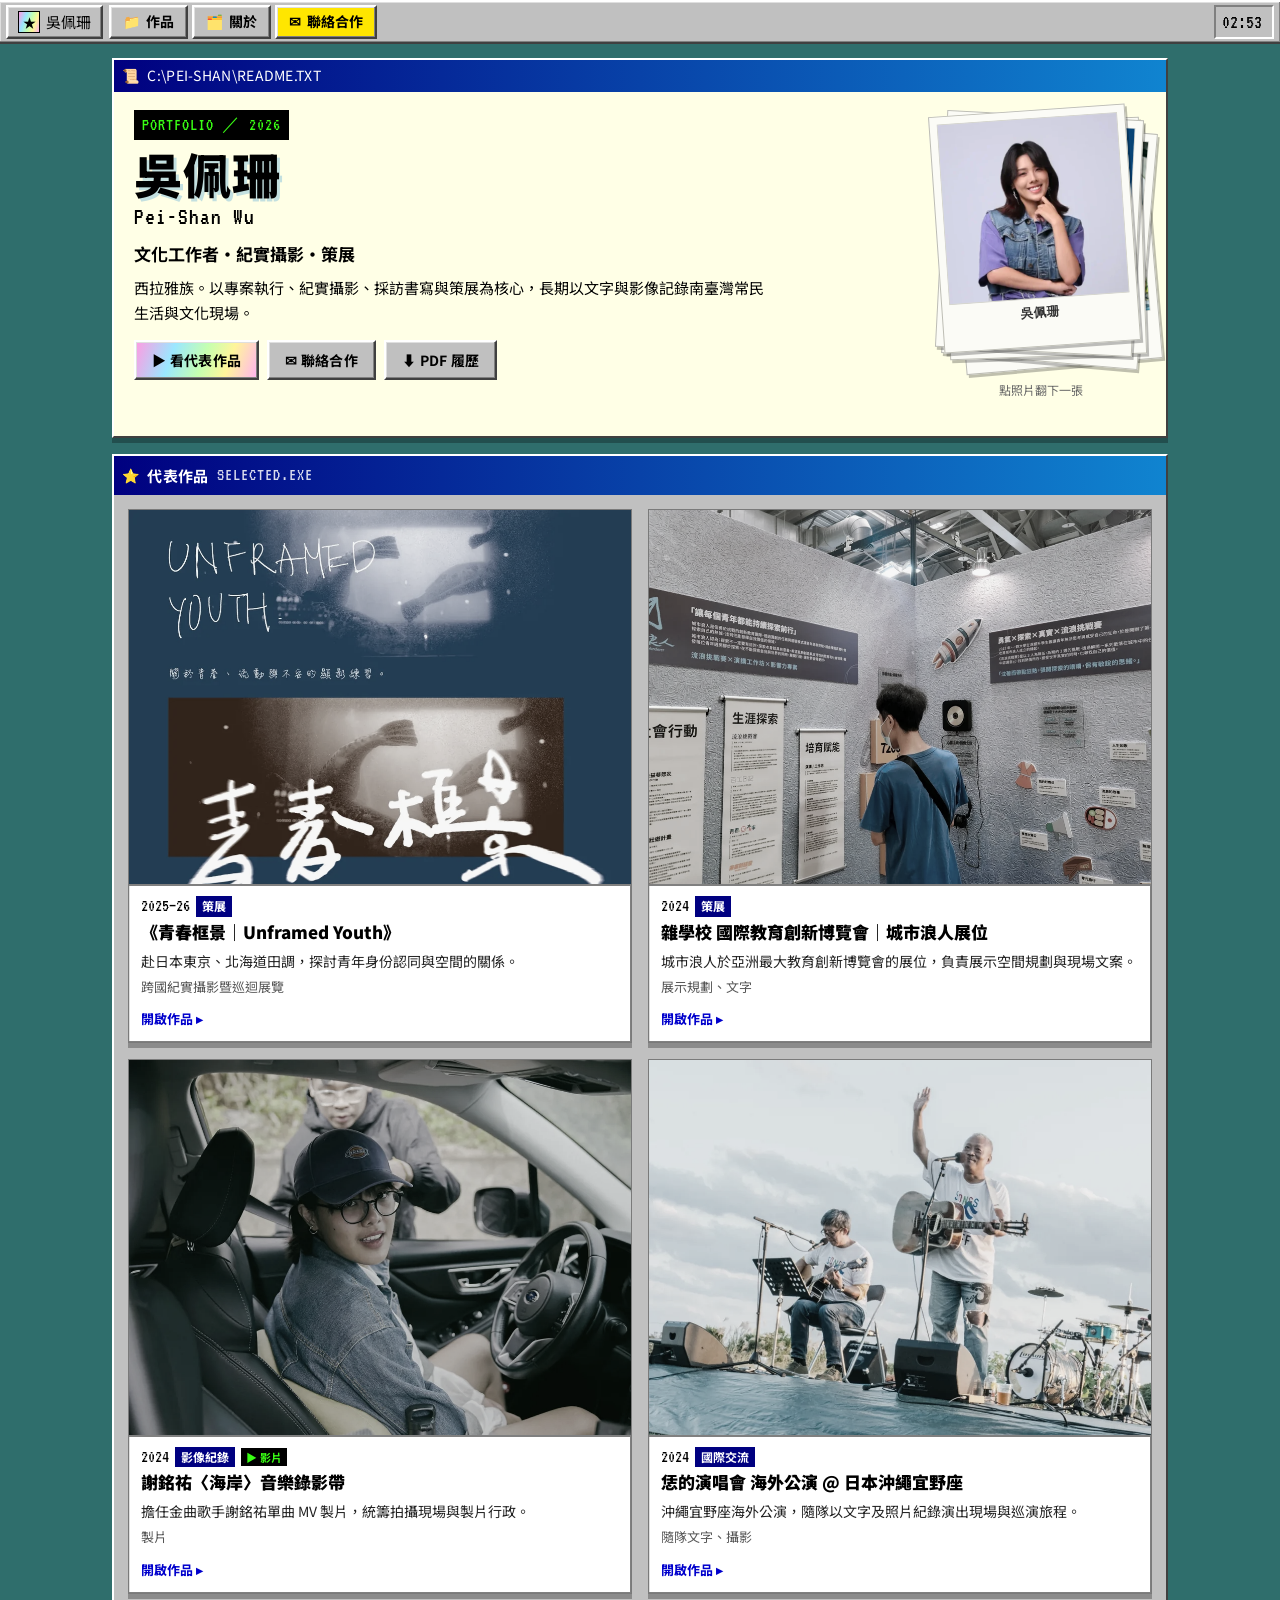
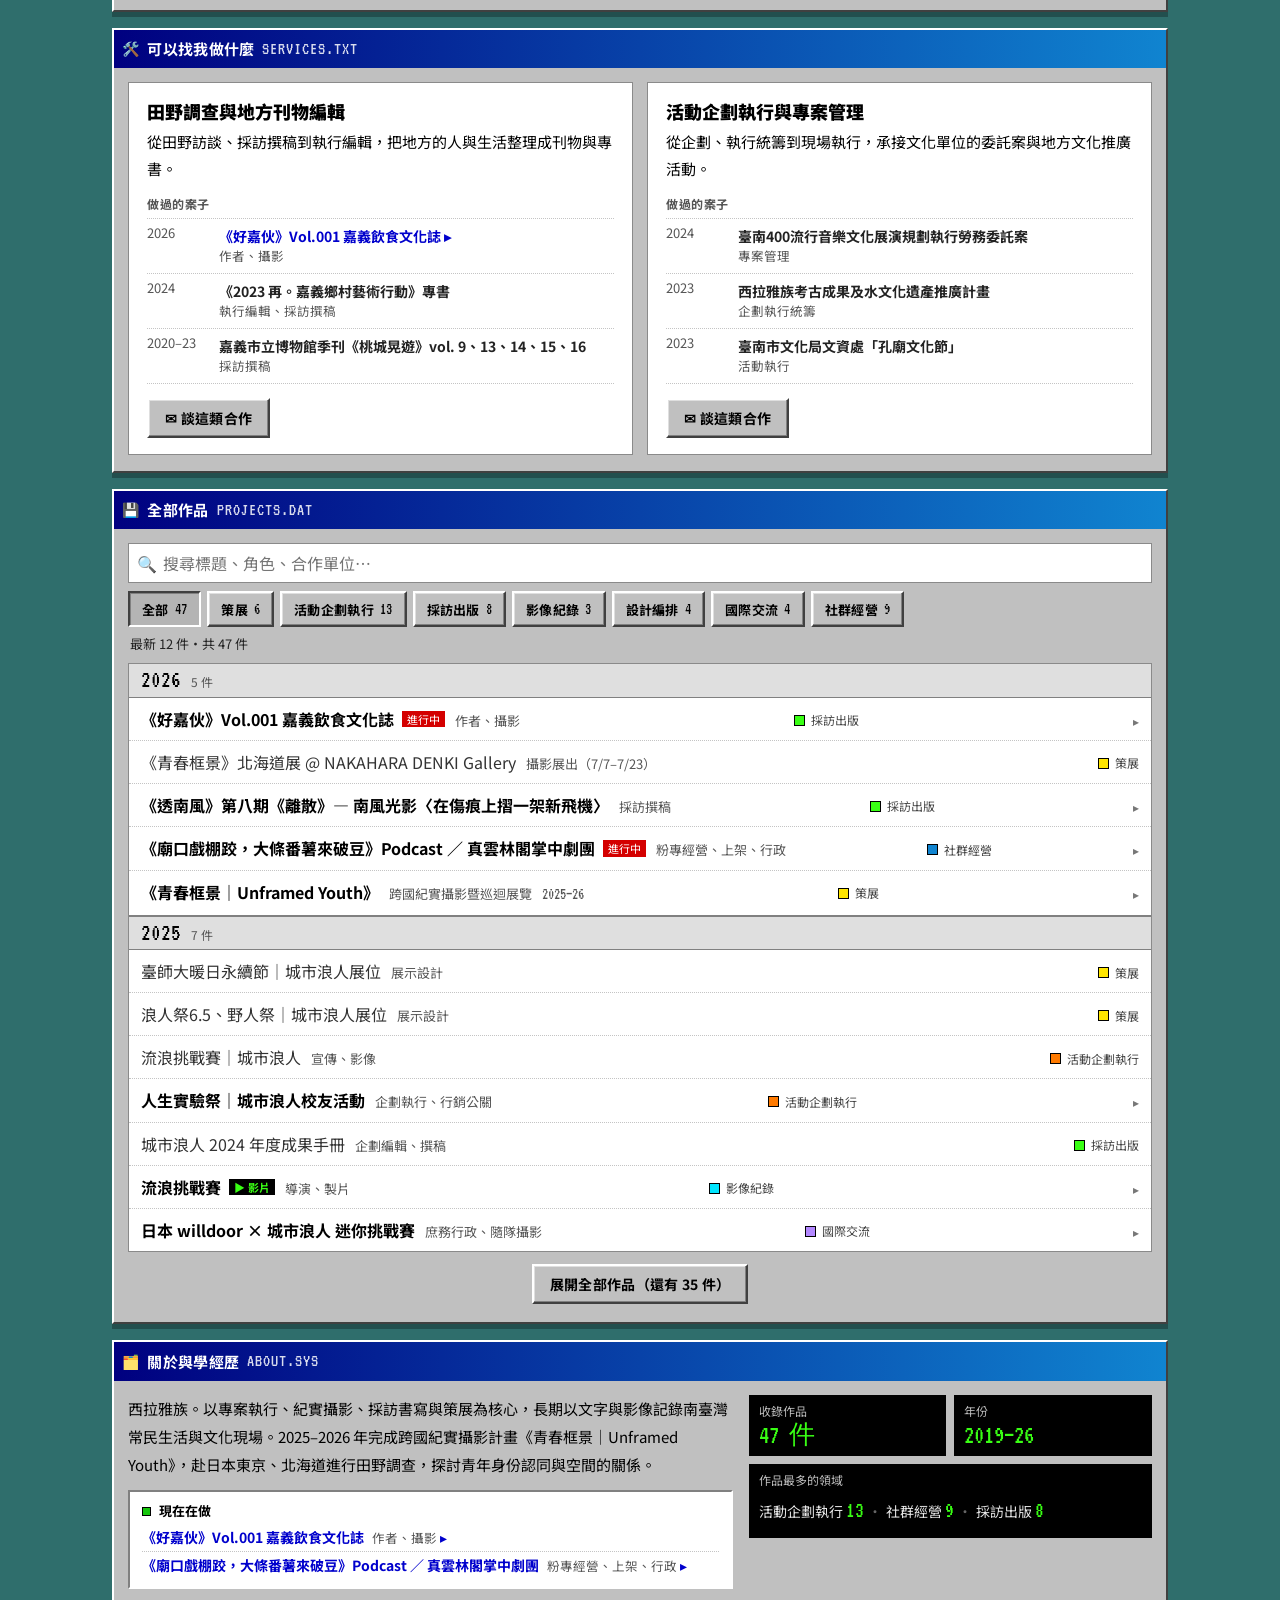
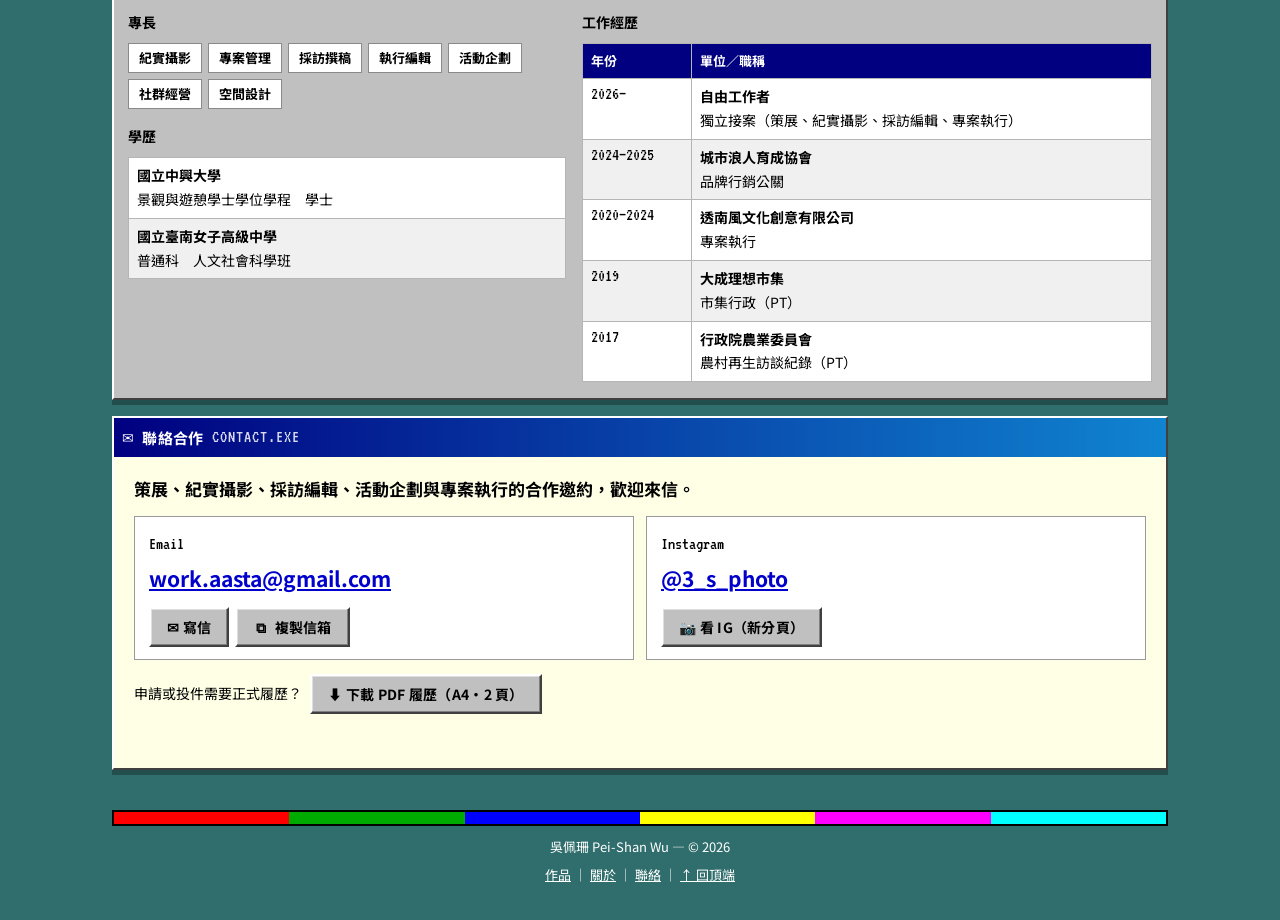
<file: portfolio/index.html>
<!DOCTYPE html>
<html lang="zh-Hant">
<head>
<meta charset="UTF-8">
<meta name="viewport" content="width=device-width, initial-scale=1">
<title>吳佩珊 Pei-Shan Wu｜文化工作者・紀實攝影・策展</title>
<meta name="description" content="吳佩珊（Pei-Shan Wu），文化工作者、紀實攝影、策展。作品集與合作聯絡。">
<meta property="og:title" content="吳佩珊 Pei-Shan Wu｜作品集">
<meta property="og:description" content="文化工作者・紀實攝影・策展。代表作品、完整專案列表與聯絡方式。">
<meta property="og:type" content="website">
<meta property="og:image" content="og-image.jpg">
<meta name="theme-color" content="#000080">
<link rel="icon" href="favicon.svg" type="image/svg+xml">
<link rel="preconnect" href="https://fonts.googleapis.com">
<link rel="preconnect" href="https://fonts.gstatic.com" crossorigin>
<link href="https://fonts.googleapis.com/css2?family=Noto+Sans+TC:wght@700;900&family=VT323&display=swap" rel="stylesheet">
<link rel="stylesheet" href="assets/style.css">

<!-- ════════════════════════════════════════════════════════════
     ✏️ 網站設定（平常不用改）
     作品資料預設讀取 data/works.csv。
     若之後改用 Google 試算表，把「發布到網路」的 CSV 網址貼進 sheetCsvUrl；
     讀不到時會自動退回 data/works.csv。
     ════════════════════════════════════════════════════════════ -->
<script>
window.SITE = {
  worksCsv: 'data/works.csv',
  experienceCsv: 'data/experience.csv',
  servicesCsv: 'data/services.csv',
  sheetCsvUrl: '',
  // 「現在在做」下方的一句接案狀態，例如：'2026 年 12 月起可接新案'。留空就不顯示。
  availability: ''
};
</script>
</head>
<body>
<a class="skip" href="#main">跳到主要內容</a>

<!-- ── 工作列 ── -->
<header class="taskbar" id="taskbar">
  <a class="start" href="#top" aria-label="回到首頁">
    <span class="start-logo" aria-hidden="true">★</span><span class="start-txt">吳佩珊</span>
  </a>
  <nav class="tasknav" id="tasknav" aria-label="主選單">
    <a class="task" href="#works" data-nav="works"><span aria-hidden="true">📁</span> 作品</a>
    <a class="task" href="#about" data-nav="about"><span aria-hidden="true">🗂️</span> 關於</a>
    <a class="task task-cta" href="#contact" data-nav="contact"><span aria-hidden="true">✉</span> 聯絡合作</a>
  </nav>
  <div class="tray">
    <button class="tray-btn" id="gBtn" type="button" hidden aria-pressed="false" aria-label="開啟重力感應"><span class="g-ico" aria-hidden="true">⚛</span><span class="g-txt">重力</span></button>
    <span id="clock" aria-hidden="true">--:--</span>
  </div>
</header>
<p class="fx-note" id="fxNote" role="status" aria-live="polite" hidden></p>


<main id="main" tabindex="-1">

  <!-- ═════════ 首頁 ═════════ -->
  <div id="view-home">

    <section class="hero" id="top" aria-labelledby="heroName">
      <div class="win hero-intro">
        <div class="win-title"><span aria-hidden="true">📜</span> C:\PEI-SHAN\README.TXT</div>
        <div class="win-body paper">
          <div class="intro-grid">
            <div>
              <p class="eyebrow">PORTFOLIO ／ 2026</p>
              <h1 id="heroName" class="name">吳佩珊<span class="name-en">Pei-Shan Wu</span></h1>
              <p class="roles">文化工作者・紀實攝影・策展</p>
              <p class="bio">西拉雅族。以專案執行、紀實攝影、採訪書寫與策展為核心，長期以文字與影像記錄南臺灣常民生活與文化現場。</p>
              <div class="cta-row">
                <a class="btn btn-holo" href="#featured">▶ 看代表作品</a>
                <a class="btn" href="#contact">✉ 聯絡合作</a>
                <a class="btn" href="cv/wu-pei-shan-cv.pdf" download="吳佩珊_履歷.pdf">⬇ PDF 履歷</a>
              </div>
            </div>
            <figure class="portrait">
              <img src="images/profile-portrait.webp" alt="吳佩珊肖像" width="480" height="600" decoding="async" fetchpriority="high">
            </figure>
          </div>
        </div>
      </div>
    </section>

    <!-- 代表作品 -->
    <section class="win" id="featured" aria-labelledby="featuredTitle">
      <div class="win-title"><span aria-hidden="true">⭐</span> <h2 id="featuredTitle">代表作品</h2> <span class="en">SELECTED.EXE</span></div>
      <div class="win-body silver">
        <div class="feat-grid" id="featuredGrid"><p class="loading">讀取中…</p></div>
      </div>
    </section>

    <!-- 可以找我做什麼（內容在 data/services.csv）-->
    <section class="win" id="services" aria-labelledby="servicesTitle" hidden>
      <div class="win-title"><span aria-hidden="true">🛠️</span> <h2 id="servicesTitle">可以找我做什麼</h2> <span class="en">SERVICES.TXT</span></div>
      <div class="win-body silver">
        <div class="svc-grid" id="svcGrid"></div>
      </div>
    </section>

    <!-- 全部作品 -->
    <section class="win" id="works" aria-labelledby="worksTitle">
      <div class="win-title"><span aria-hidden="true">💾</span> <h2 id="worksTitle">全部作品</h2> <span class="en">PROJECTS.DAT</span></div>
      <div class="win-body silver">
        <div class="toolbar">
          <label class="search">
            <span class="sr">搜尋作品</span>
            <span aria-hidden="true">🔍</span>
            <input type="search" id="q" placeholder="搜尋標題、角色、合作單位…" autocomplete="off">
          </label>
        </div>
        <div class="filters" id="filters" role="group" aria-label="依類別篩選"></div>
        <p class="count" id="count" aria-live="polite"></p>
        <ol class="work-list" id="workList"></ol>
        <div class="more-wrap" id="moreWrap" hidden><button class="btn" type="button" id="showAll">展開全部作品</button></div>
      </div>
    </section>

    <!-- 關於 -->
    <section class="win" id="about" aria-labelledby="aboutTitle">
      <div class="win-title"><span aria-hidden="true">🗂️</span> <h2 id="aboutTitle">關於與學經歷</h2> <span class="en">ABOUT.SYS</span></div>
      <div class="win-body silver">
        <div class="about-top">
          <div>
            <p class="about-bio">西拉雅族。以專案執行、紀實攝影、採訪書寫與策展為核心，長期以文字與影像記錄南臺灣常民生活與文化現場。2025–2026 年完成跨國紀實攝影計畫《青春框景｜Unframed Youth》，赴日本東京、北海道進行田野調查，探討青年身份認同與空間的關係。</p>
            <div class="now" id="now" hidden>
              <p class="now-h"><span class="now-dot" aria-hidden="true"></span>現在在做</p>
              <ul class="now-list" id="nowList"></ul>
              <p class="now-avail" id="nowAvail" hidden></p>
            </div>
          </div>
          <dl class="stats" id="stats" aria-label="作品統計"></dl>
        </div>
        <div class="about-grid">
          <div>
            <h3 class="sub">專長</h3>
            <ul class="chips">
              <li>紀實攝影</li><li>專案管理</li><li>採訪撰稿</li><li>執行編輯</li><li>活動企劃</li><li>社群經營</li><li>空間設計</li>
            </ul>
            <h3 class="sub">學歷</h3>
            <table class="tbl" id="eduTbl"><tbody></tbody></table>
          </div>
          <div>
            <h3 class="sub">工作經歷</h3>
            <table class="tbl" id="expTbl"><thead><tr><th scope="col">年份</th><th scope="col">單位／職稱</th></tr></thead><tbody></tbody></table>
          </div>
        </div>
      </div>
    </section>
  </div>

  <!-- ═════════ 作品詳細頁（由 #/work/代號 開啟）═════════ -->
  <article id="view-detail" hidden></article>

  <!-- 檢查模式（網址加 ?check=1） -->
  <section class="win" id="checkPanel" hidden></section>

  <!-- ═════════ 聯絡（固定寫在 HTML，資料讀不到也找得到）═════════ -->
  <section class="win contact" id="contact" aria-labelledby="contactTitle">
    <div class="win-title"><span aria-hidden="true">✉</span> <h2 id="contactTitle">聯絡合作</h2> <span class="en">CONTACT.EXE</span></div>
    <div class="win-body paper">
      <p class="contact-lead">策展、紀實攝影、採訪編輯、活動企劃與專案執行的合作邀約，歡迎來信。</p>
      <div class="contact-grid">
        <div class="contact-card">
          <p class="c-label">Email</p>
          <a class="c-value" id="mailLink" href="mailto:work.aasta@gmail.com">work.aasta@gmail.com</a>
          <div class="c-actions">
            <a class="btn" href="mailto:work.aasta@gmail.com?subject=%E5%90%88%E4%BD%9C%E9%82%80%E7%B4%84">✉ 寫信</a>
            <button class="btn cp-btn" type="button" id="copyMail" data-copy="work.aasta@gmail.com"><span class="cp-ico" aria-hidden="true">⧉</span><span class="cp-txt">複製信箱</span><span class="cp-pop" aria-hidden="true">已複製</span></button>
          </div>
        </div>
        <div class="contact-card">
          <p class="c-label">Instagram</p>
          <a class="c-value" href="https://www.instagram.com/3_s_photo/" target="_blank" rel="noopener">@3_s_photo</a>
          <div class="c-actions">
            <a class="btn" href="https://www.instagram.com/3_s_photo/" target="_blank" rel="noopener">📷 看 IG（新分頁）</a>
          </div>
        </div>
      </div>
      <p class="cv-line">申請或投件需要正式履歷？<a class="btn" href="cv/wu-pei-shan-cv.pdf" download="吳佩珊_履歷.pdf">⬇ 下載 PDF 履歷（A4・2 頁）</a></p>
      <p class="toast" id="toast" role="status" aria-live="polite"></p>
    </div>
  </section>
</main>

<footer class="footer">
  <div class="color-row" aria-hidden="true"><span></span><span></span><span></span><span></span><span></span><span></span></div>
  <p>吳佩珊 Pei-Shan Wu — © 2026</p>
  <p class="links"><a href="#works">作品</a> ｜ <a href="#about">關於</a> ｜ <a href="#contact">聯絡</a> ｜ <a href="#top">↑ 回頂端</a></p>
</footer>

<noscript><p class="noscript">此網站需要 JavaScript 顯示作品列表。聯絡方式：work.aasta@gmail.com ／ IG @3_s_photo</p></noscript>

<script src="assets/fx.js" defer></script>
<script src="assets/motion.js" defer></script>
<script src="assets/app.js" defer></script>
</body>
</html>
</file>
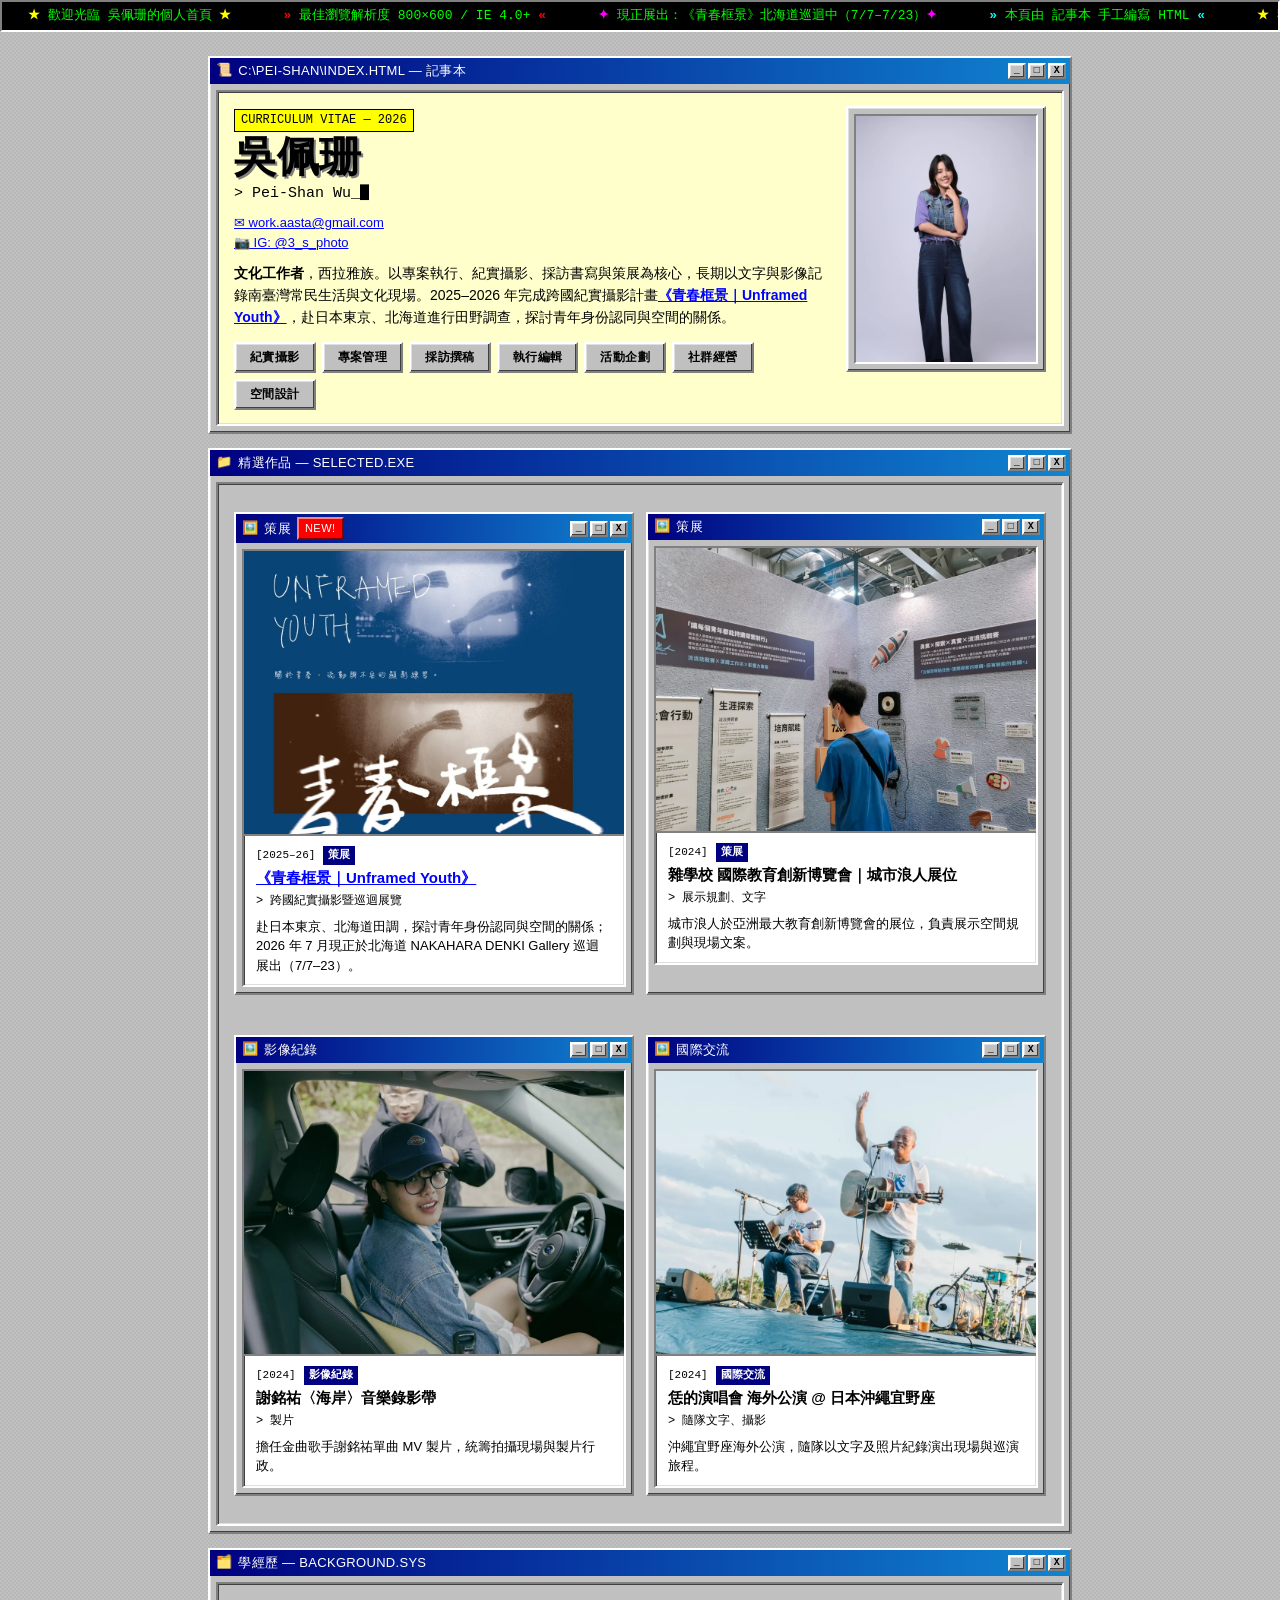
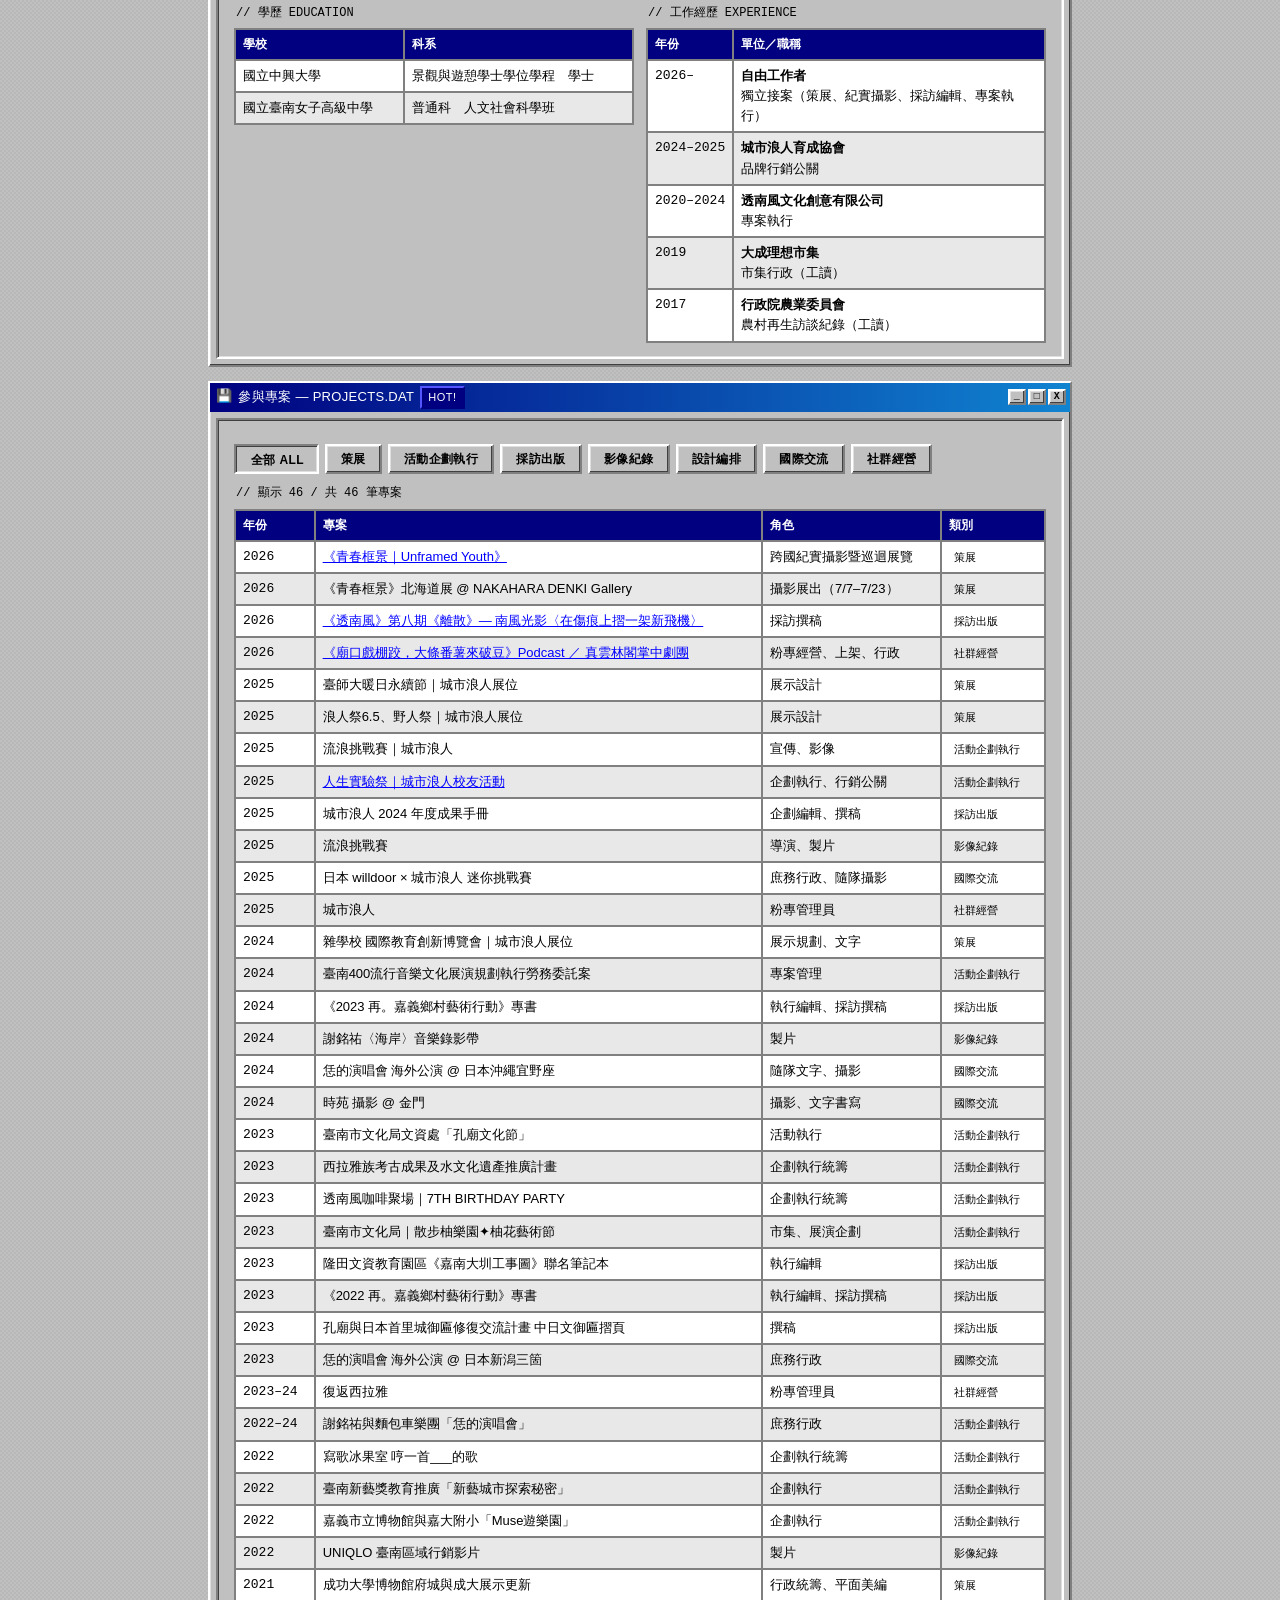
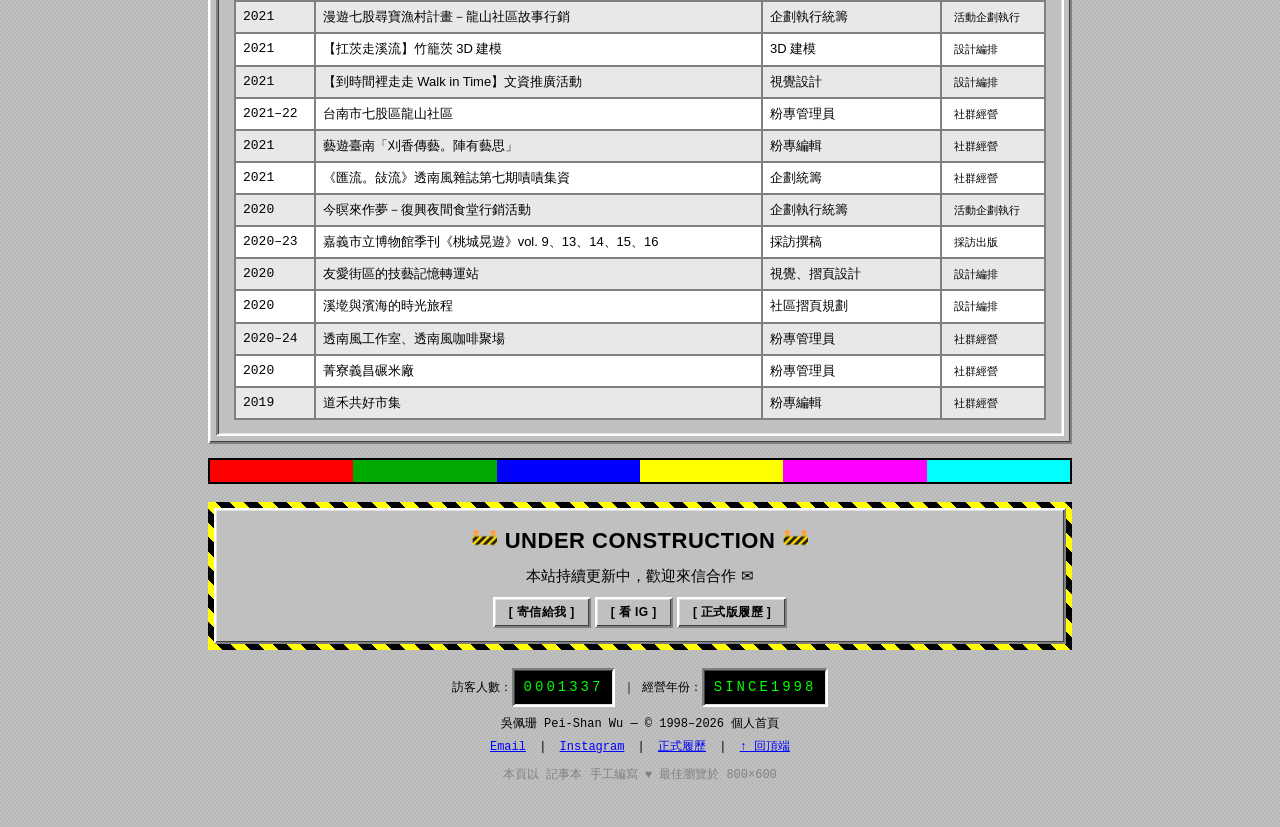
<file: retro/index.html>
<!DOCTYPE html>
<html lang="zh-Hant">
<head>
<meta charset="UTF-8">
<meta name="viewport" content="width=device-width, initial-scale=1">
<title>吳佩珊 Pei-Shan Wu // 個人首頁 ★ since 1998</title>
<meta name="description" content="吳佩珊（Pei-Shan Wu）文化工作者、紀實攝影、策展 — 復古版履歷">
<meta property="og:title" content="吳佩珊 Pei-Shan Wu // 個人首頁">
<meta property="og:description" content="文化工作者、紀實攝影、策展 — 90s 復古版履歷">
<meta property="og:type" content="website">
<style>
/* ============================================================
   90s RETRO / WIN95 設計權杖
   ============================================================ */
:root{
  --bg:#C0C0C0; --fg:#000; --muted:#808080;
  --silver:#C0C0C0; --silver-lt:#dfdfdf; --silver-dk:#808080; --silver-xdk:#404040;
  --white:#fff; --black:#000;
  --navy:#000080; --navy2:#1084D0;
  --blue:#0000FF; --red:#FF0000; --yellow:#FFFF00; --green:#00AA00; --lime:#00FF00;
  --panel-yellow:#FFFFCC; --visited:#800080;
  --row-alt:#E8E8E8;
  --font-sans:"MS Sans Serif","Segoe UI",Tahoma,Geneva,Verdana,sans-serif;
  --font-head:"Arial Black",Impact,Haettenschweiler,sans-serif;
  --font-mono:"Courier New",Courier,monospace;
}

*{box-sizing:border-box; border-radius:0 !important;}
html{scroll-behavior:smooth;}
body{
  margin:0; color:var(--fg); font-family:var(--font-sans); font-size:15px; line-height:1.55;
  background-color:var(--silver);
  background-image:
    linear-gradient(45deg,#b8b8b8 25%,transparent 25%),
    linear-gradient(-45deg,#b8b8b8 25%,transparent 25%),
    linear-gradient(45deg,transparent 75%,#b8b8b8 75%),
    linear-gradient(-45deg,transparent 75%,#b8b8b8 75%);
  background-size:4px 4px;
  background-position:0 0,0 2px,2px -2px,-2px 0;
}
::selection{background:var(--navy); color:#fff;}
img{max-width:100%; display:block;}

/* ── 斜面工具 class ── */
.bevel-out{border:2px solid; border-color:var(--white) var(--silver-dk) var(--silver-dk) var(--white); box-shadow:inset -1px -1px 0 var(--silver-xdk), inset 1px 1px 0 var(--silver-lt);}
.bevel-in {border:2px solid; border-color:var(--silver-dk) var(--white) var(--white) var(--silver-dk); box-shadow:inset 1px 1px 0 var(--silver-xdk), inset -1px -1px 0 var(--silver-lt);}

/* ── 連結 ── */
a{color:var(--blue); text-decoration:underline; cursor:pointer;}
a:visited{color:var(--visited);}
a:hover{color:var(--red);}
a:active{color:var(--red);}
a:focus-visible{outline:2px dotted #000; outline-offset:2px;}

/* ── 容器 ── */
.wrap{max-width:880px; margin:0 auto; padding:10px 8px 40px;}

/* ── 跑馬燈 ── */
.marquee{background:var(--black); color:var(--lime); border:2px solid; border-color:var(--silver-dk) var(--white) var(--white) var(--silver-dk); overflow:hidden; white-space:nowrap; padding:4px 0; font-family:var(--font-mono); font-size:13px;}
.marquee-track{display:inline-flex; padding-left:0; animation:marq 26s linear infinite; will-change:transform;}
.marquee:hover .marquee-track{animation-play-state:paused;}
.marquee-track span{padding:0 26px;}
.marquee .c-y{color:var(--yellow);} .marquee .c-r{color:var(--red);} .marquee .c-c{color:#00FFFF;} .marquee .c-m{color:#FF00FF;}
@keyframes marq{from{transform:translateX(0);} to{transform:translateX(-50%);}}

/* ── 視窗（Win95）── */
.win{background:var(--silver); border:2px solid; border-color:var(--white) var(--silver-dk) var(--silver-dk) var(--white); box-shadow:inset -1px -1px 0 var(--silver-xdk), inset 1px 1px 0 var(--silver-lt); margin:14px 0;}
.win-title{background:linear-gradient(to right,var(--navy),var(--navy2)); color:#fff; font-family:var(--font-head); font-size:13px; padding:3px 4px 3px 6px; display:flex; align-items:center; gap:6px; letter-spacing:.3px;}
.win-title .ico{font-family:var(--font-mono);}
.win-ctrl{margin-left:auto; display:flex; gap:2px;}
.win-ctrl b{display:inline-grid; place-items:center; width:18px; height:16px; background:var(--silver); color:#000; border:2px solid; border-color:var(--white) var(--silver-dk) var(--silver-dk) var(--white); font-family:var(--font-mono); font-size:10px; line-height:1; font-weight:bold; box-shadow:inset -1px -1px 0 var(--silver-xdk), inset 1px 1px 0 var(--silver-lt);}
.win-body{background:#fff; border:2px solid; border-color:var(--silver-dk) var(--white) var(--white) var(--silver-dk); box-shadow:inset 1px 1px 0 var(--silver-xdk), inset -1px -1px 0 var(--silver-lt); margin:6px; padding:14px 16px;}
.win-body.yellow{background:var(--panel-yellow);}
.win-body.silver{background:var(--silver);}

/* ── 按鈕 ── */
.btn{font-family:var(--font-sans); background:var(--silver); color:#000; border:2px solid; border-color:var(--white) var(--silver-dk) var(--silver-dk) var(--white); box-shadow:inset -1px -1px 0 var(--silver-xdk), inset 1px 1px 0 var(--silver-lt); padding:5px 14px; cursor:pointer; font-weight:bold; text-transform:uppercase; letter-spacing:.4px; font-size:12px; text-decoration:none; display:inline-block; line-height:1.4;}
.btn:hover{background:#d4d4d4; color:#000; text-decoration:none;}
.btn:active,.btn.is-active{border-color:var(--silver-dk) var(--white) var(--white) var(--silver-dk); box-shadow:inset 1px 1px 0 var(--silver-xdk), inset -1px -1px 0 var(--silver-lt); padding:6px 13px 4px 15px;}
.btn:focus-visible{outline:2px dotted #000; outline-offset:2px;}

/* ── 水平凹槽分隔線 ── */
.hr-groove{border:none; height:4px; background:linear-gradient(to bottom,var(--silver-dk) 0 50%,var(--white) 50% 100%); margin:14px 0;}

/* ── 彩虹字 / 閃爍 ── */
.rainbow{animation:rainbow 4s linear infinite;}
@keyframes rainbow{0%{color:#ff0000}17%{color:#ff8000}33%{color:#ffff00}50%{color:#00ff00}67%{color:#0080ff}83%{color:#8000ff}100%{color:#ff0000}}
.blink{animation:blink 1s step-end infinite;}
@keyframes blink{0%,50%{opacity:1}51%,100%{opacity:0}}

/* ── 徽章 ── */
.badge{display:inline-block; font-family:var(--font-head); font-size:11px; color:#fff; padding:1px 6px; border:2px solid; letter-spacing:.5px; vertical-align:middle;}
.badge-new{background:var(--red); border-color:#ff8080 #800000 #800000 #ff8080; animation:pulse-glow 1.5s ease-in-out infinite;}
.badge-hot{background:var(--navy); border-color:#5555ff #000080 #000080 #5555ff;}
@keyframes pulse-glow{0%,100%{transform:scale(1); box-shadow:0 0 0 0 rgba(255,0,0,.7)}50%{transform:scale(1.06); box-shadow:0 0 9px 2px rgba(255,0,0,.55)}}

/* ── HERO ── */
.hero-grid{display:grid; grid-template-columns:1fr 200px; gap:14px; align-items:start;}
.hero h1{font-family:var(--font-head); font-size:42px; line-height:1; margin:4px 0 0; letter-spacing:.5px; text-shadow:2px 2px 0 var(--silver-dk);}
.hero .name-en{font-family:var(--font-mono); font-size:15px; color:#000; margin-top:4px;}
.hero .eyebrow{font-family:var(--font-mono); font-size:12px; color:#000; background:var(--yellow); display:inline-block; padding:1px 6px; border:1px solid #000;}
.hero .contact{margin-top:8px; font-size:13px;}
.hero .contact a{display:block;}
.portrait-frame{padding:6px; background:var(--silver); border:2px solid; border-color:var(--white) var(--silver-dk) var(--silver-dk) var(--white); box-shadow:inset -1px -1px 0 var(--silver-xdk), inset 1px 1px 0 var(--silver-lt);}
.portrait-frame img{border:2px solid; border-color:var(--silver-dk) var(--white) var(--white) var(--silver-dk); box-shadow:inset 1px 1px 0 var(--silver-xdk), inset -1px -1px 0 var(--silver-lt);}
.bio{margin-top:10px; font-size:14px;}

/* ── 技能按鈕 ── */
.skills{display:flex; flex-wrap:wrap; gap:6px; margin-top:10px;}

/* ── 精選作品 ── */
.feat-grid{display:grid; grid-template-columns:1fr 1fr; gap:12px;}
.feat-card .win-body{padding:0; background:#fff; overflow:hidden;}
.feat-card .fc-img{aspect-ratio:4/3; overflow:hidden; border-bottom:2px solid var(--silver-dk);}
.feat-card .fc-img img{width:100%; height:100%; object-fit:cover;}
.feat-card .fc-ph{aspect-ratio:4/3; display:grid; place-items:center; background:var(--navy); color:var(--lime); font-family:var(--font-mono); font-size:12px; border-bottom:2px solid var(--silver-dk);}
.feat-card .fc-body{padding:10px 12px;}
.feat-card .fc-meta{font-family:var(--font-mono); font-size:11px; color:#000; margin-bottom:4px; display:flex; gap:8px; align-items:center;}
.feat-card .fc-cat{background:var(--navy); color:#fff; padding:1px 5px; font-weight:bold;}
.feat-card h3{font-family:var(--font-head); font-size:15px; margin:2px 0 4px; line-height:1.25;}
.feat-card .fc-role{font-family:var(--font-mono); font-size:12px; color:#000; margin-bottom:6px;}
.feat-card .fc-desc{font-size:13px; line-height:1.5;}

/* ── 學經歷表格 ── */
.bg-grid{display:grid; grid-template-columns:1fr 1fr; gap:12px;}
.tbl{width:100%; border-collapse:collapse; font-size:13px;}
.tbl th,.tbl td{border:2px solid var(--silver-dk); padding:5px 7px; text-align:left; vertical-align:top;}
.tbl thead th{background:var(--navy); color:#fff; font-family:var(--font-head); font-size:12px;}
.tbl tbody tr:nth-child(even){background:var(--row-alt);}
.tbl tbody tr:nth-child(odd){background:#fff;}
.tbl .yr{font-family:var(--font-mono); white-space:nowrap;}

/* ── 專案篩選 + 表格 ── */
.filters{display:flex; flex-wrap:wrap; gap:6px; margin:10px 0;}
.proj-scroll{overflow-x:auto;}
.proj-tbl{min-width:560px;}
.proj-tbl td.cat a{color:inherit;}
.cat-pill{display:inline-block; font-family:var(--font-mono); font-size:11px; padding:0 5px; color:#000;}
.proj-count{font-family:var(--font-mono); font-size:12px; margin:6px 2px;}

/* ── 計數器 ── */
.hit-counter{display:inline-block; background:#000; color:var(--lime); font-family:var(--font-mono); border:2px solid; border-color:var(--silver-dk) var(--white) var(--white) var(--silver-dk); box-shadow:inset 1px 1px 0 var(--silver-xdk), inset -1px -1px 0 var(--silver-lt); padding:4px 10px; letter-spacing:3px; font-size:14px;}

/* ── 施工條紋 CTA ── */
.construction{background:repeating-linear-gradient(45deg,var(--yellow) 0 10px,#000 10px 20px); padding:6px; margin:18px 0;}
.construction .inner{background:var(--silver); border:2px solid; border-color:var(--white) var(--silver-dk) var(--silver-dk) var(--white); box-shadow:inset -1px -1px 0 var(--silver-xdk), inset 1px 1px 0 var(--silver-lt); padding:14px 16px; text-align:center;}
.construction h2{font-family:var(--font-head); font-size:22px; margin:0 0 6px; letter-spacing:.5px;}

/* ── footer ── */
.footer{margin-top:18px; text-align:center; font-family:var(--font-mono); font-size:12px; line-height:1.9;}
.footer .links a{margin:0 6px;}
.color-row{display:flex; gap:0; margin:10px 0; border:2px solid #000;}
.color-row span{flex:1; height:22px;}

/* ── 響應式 ── */
@media (max-width:680px){
  .hero-grid{grid-template-columns:1fr;}
  .hero .portrait-frame{max-width:220px;}
  .feat-grid{grid-template-columns:1fr;}
  .bg-grid{grid-template-columns:1fr;}
  .hero h1{font-size:34px;}
}

/* ── 列印 ── */
@media print{
  body{background:#fff;}
  .marquee,.construction,.win-ctrl{display:none;}
  .win{box-shadow:none;}
  a{color:#000;}
}

/* ── 降低動態 ── */
@media (prefers-reduced-motion:reduce){
  .rainbow{animation:none; color:var(--red);}
  .blink{animation:none;}
  .badge-new{animation:none;}
  .marquee-track{animation:none;}
}
</style>
</head>
<body>

<!-- 跑馬燈 -->
<div class="marquee" aria-label="跑馬燈公告">
  <div class="marquee-track" aria-hidden="true">
    <span><b class="c-y">★</b> 歡迎光臨 吳佩珊的個人首頁 <b class="c-y">★</b></span>
    <span><b class="c-r">»</b> 最佳瀏覽解析度 800×600 / IE 4.0+ <b class="c-r">«</b></span>
    <span><b class="c-m">✦</b> 現正展出：《青春框景》北海道巡迴中（7/7–7/23）<b class="c-m">✦</b></span>
    <span><b class="c-c">»</b> 本頁由 記事本 手工編寫 HTML <b class="c-c">«</b></span>
    <span><b class="c-y">★</b> 歡迎光臨 吳佩珊的個人首頁 <b class="c-y">★</b></span>
    <span><b class="c-r">»</b> 最佳瀏覽解析度 800×600 / IE 4.0+ <b class="c-r">«</b></span>
    <span><b class="c-m">✦</b> 現正展出：《青春框景》北海道巡迴中（7/7–7/23）<b class="c-m">✦</b></span>
    <span><b class="c-c">»</b> 本頁由 記事本 手工編寫 HTML <b class="c-c">«</b></span>
  </div>
</div>

<div class="wrap" id="top">

  <!-- HERO -->
  <div class="win hero">
    <div class="win-title"><span class="ico">📜</span> C:\PEI-SHAN\INDEX.HTML — 記事本
      <span class="win-ctrl"><b>_</b><b>□</b><b>X</b></span>
    </div>
    <div class="win-body yellow">
      <div class="hero-grid">
        <div>
          <span class="eyebrow">CURRICULUM VITAE — 2026</span>
          <h1 class="rainbow">吳佩珊</h1>
          <div class="name-en">&gt; Pei-Shan Wu_<span class="blink">█</span></div>
          <div class="contact">
            <a href="mailto:work.aasta@gmail.com">✉ work.aasta@gmail.com</a>
            <a href="https://www.instagram.com/3_s_photo/" target="_blank" rel="noopener">📷 IG: @3_s_photo</a>
          </div>
          <p class="bio"><b>文化工作者</b>，西拉雅族。以專案執行、紀實攝影、採訪書寫與策展為核心，長期以文字與影像記錄南臺灣常民生活與文化現場。2025–2026 年完成跨國紀實攝影計畫<a href="https://shan-photo.github.io/unframed-youth" target="_blank" rel="noopener"><b>《青春框景｜Unframed Youth》</b></a>，赴日本東京、北海道進行田野調查，探討青年身份認同與空間的關係。</p>
          <div class="skills" id="skills"></div>
        </div>
        <div class="portrait-frame">
          <img src="profile.webp" alt="吳佩珊肖像" width="200" height="250" decoding="async" fetchpriority="high">
        </div>
      </div>
    </div>
  </div>

  <!-- 精選作品 -->
  <div class="win">
    <div class="win-title"><span class="ico">📁</span> 精選作品 — SELECTED.EXE
      <span class="win-ctrl"><b>_</b><b>□</b><b>X</b></span>
    </div>
    <div class="win-body silver">
      <div class="feat-grid" id="featuredGrid"></div>
    </div>
  </div>

  <!-- 學經歷 -->
  <div class="win">
    <div class="win-title"><span class="ico">🗂️</span> 學經歷 — BACKGROUND.SYS
      <span class="win-ctrl"><b>_</b><b>□</b><b>X</b></span>
    </div>
    <div class="win-body silver">
      <div class="bg-grid">
        <div>
          <div class="proj-count">// 學歷 EDUCATION</div>
          <table class="tbl">
            <thead><tr><th>學校</th><th>科系</th></tr></thead>
            <tbody>
              <tr><td>國立中興大學</td><td>景觀與遊憩學士學位學程　學士</td></tr>
              <tr><td>國立臺南女子高級中學</td><td>普通科　人文社會科學班</td></tr>
            </tbody>
          </table>
        </div>
        <div>
          <div class="proj-count">// 工作經歷 EXPERIENCE</div>
          <table class="tbl">
            <thead><tr><th>年份</th><th>單位／職稱</th></tr></thead>
            <tbody>
              <tr><td class="yr">2026–</td><td><b>自由工作者</b><br>獨立接案（策展、紀實攝影、採訪編輯、專案執行）</td></tr>
              <tr><td class="yr">2024–2025</td><td><b>城市浪人育成協會</b><br>品牌行銷公關</td></tr>
              <tr><td class="yr">2020–2024</td><td><b>透南風文化創意有限公司</b><br>專案執行</td></tr>
              <tr><td class="yr">2019</td><td><b>大成理想市集</b><br>市集行政（工讀）</td></tr>
              <tr><td class="yr">2017</td><td><b>行政院農業委員會</b><br>農村再生訪談紀錄（工讀）</td></tr>
            </tbody>
          </table>
        </div>
      </div>
    </div>
  </div>

  <!-- 專案 -->
  <div class="win">
    <div class="win-title"><span class="ico">💾</span> 參與專案 — PROJECTS.DAT <span class="badge badge-hot">HOT!</span>
      <span class="win-ctrl"><b>_</b><b>□</b><b>X</b></span>
    </div>
    <div class="win-body silver">
      <div class="filters" id="filters"></div>
      <div class="proj-count" id="projCount"></div>
      <div class="proj-scroll">
        <table class="tbl proj-tbl">
          <thead><tr><th>年份</th><th>專案</th><th>角色</th><th>類別</th></tr></thead>
          <tbody id="projBody"></tbody>
        </table>
      </div>
    </div>
  </div>

  <!-- 色塊裝飾 -->
  <div class="color-row" aria-hidden="true">
    <span style="background:#FF0000"></span><span style="background:#00AA00"></span>
    <span style="background:#0000FF"></span><span style="background:#FFFF00"></span>
    <span style="background:#FF00FF"></span><span style="background:#00FFFF"></span>
  </div>

  <!-- 施工 CTA -->
  <div class="construction">
    <div class="inner">
      <h2>🚧 UNDER CONSTRUCTION 🚧</h2>
      <p style="margin:4px 0 10px;">本站持續更新中，歡迎來信合作 ✉</p>
      <a class="btn" href="mailto:work.aasta@gmail.com">[ 寄信給我 ]</a>
      <a class="btn" href="https://www.instagram.com/3_s_photo/" target="_blank" rel="noopener">[ 看 IG ]</a>
      <a class="btn" href="https://shan-photo.github.io/Resume/" target="_blank" rel="noopener">[ 正式版履歷 ]</a>
    </div>
  </div>

  <!-- footer -->
  <div class="footer">
    <div>訪客人數：<span class="hit-counter">0001337</span> ｜ 經營年份：<span class="hit-counter">SINCE1998</span></div>
    <div style="margin-top:6px;">吳佩珊 Pei-Shan Wu — © 1998–2026 個人首頁</div>
    <div class="links">
      <a href="mailto:work.aasta@gmail.com">Email</a> |
      <a href="https://www.instagram.com/3_s_photo/" target="_blank" rel="noopener">Instagram</a> |
      <a href="https://shan-photo.github.io/Resume/" target="_blank" rel="noopener">正式履歷</a> |
      <a href="#top">↑ 回頂端</a>
    </div>
    <div style="margin-top:6px; color:var(--muted);">本頁以 記事本 手工編寫 ♥ 最佳瀏覽於 800×600</div>
  </div>

</div>

<script>
/* ============================================================
   資料（與正式版履歷同步；在此新增／編輯即可）
   ============================================================ */
var CATEGORIES = [
  { id:'curation', label:'策展' },
  { id:'events',   label:'活動企劃執行' },
  { id:'publish',  label:'採訪出版' },
  { id:'film',     label:'影像紀錄' },
  { id:'design',   label:'設計編排' },
  { id:'intl',     label:'國際交流' },
  { id:'social',   label:'社群經營' }
];

var PROJECTS = [
  // 策展
  { y:'2026', t:'《青春框景｜Unframed Youth》', r:'跨國紀實攝影暨巡迴展覽', c:'curation', href:'https://shan-photo.github.io/unframed-youth' },
  { y:'2026', t:'《青春框景》北海道展 @ NAKAHARA DENKI Gallery', r:'攝影展出（7/7–7/23）', c:'curation' },
  { y:'2025', t:'臺師大暖日永續節｜城市浪人展位', r:'展示設計', c:'curation' },
  { y:'2025', t:'浪人祭6.5、野人祭｜城市浪人展位', r:'展示設計', c:'curation' },
  { y:'2024', t:'雜學校 國際教育創新博覽會｜城市浪人展位', r:'展示規劃、文字', c:'curation' },
  { y:'2021', t:'成功大學博物館府城與成大展示更新', r:'行政統籌、平面美編', c:'curation' },
  // 活動企劃執行
  { y:'2025', t:'流浪挑戰賽｜城市浪人', r:'宣傳、影像', c:'events' },
  { y:'2025', t:'人生實驗祭｜城市浪人校友活動', r:'企劃執行、行銷公關', c:'events', href:'https://lihi.cc/zpTEg' },
  { y:'2024', t:'臺南400流行音樂文化展演規劃執行勞務委託案', r:'專案管理', c:'events' },
  { y:'2022–24', t:'謝銘祐與麵包車樂團「恁的演唱會」', r:'庶務行政', c:'events' },
  { y:'2023', t:'臺南市文化局文資處「孔廟文化節」', r:'活動執行', c:'events' },
  { y:'2023', t:'西拉雅族考古成果及水文化遺產推廣計畫', r:'企劃執行統籌', c:'events' },
  { y:'2023', t:'透南風咖啡聚場｜7TH BIRTHDAY PARTY', r:'企劃執行統籌', c:'events' },
  { y:'2023', t:'臺南市文化局｜散步柚樂園✦柚花藝術節', r:'市集、展演企劃', c:'events' },
  { y:'2022', t:'寫歌冰果室 哼一首___的歌', r:'企劃執行統籌', c:'events' },
  { y:'2022', t:'臺南新藝獎教育推廣「新藝城市探索秘密」', r:'企劃執行', c:'events' },
  { y:'2022', t:'嘉義市立博物館與嘉大附小「Muse遊樂園」', r:'企劃執行', c:'events' },
  { y:'2021', t:'漫遊七股尋寶漁村計畫－龍山社區故事行銷', r:'企劃執行統籌', c:'events' },
  { y:'2020', t:'今暝來作夢－復興夜間食堂行銷活動', r:'企劃執行統籌', c:'events' },
  // 採訪出版
  { y:'2026', t:'《透南風》第八期《離散》— 南風光影〈在傷痕上摺一架新飛機〉', r:'採訪撰稿', c:'publish', href:'https://www.instagram.com/p/DZrr_JMkvTy/' },
  { y:'2025', t:'城市浪人 2024 年度成果手冊', r:'企劃編輯、撰稿', c:'publish' },
  { y:'2024', t:'《2023 再。嘉義鄉村藝術行動》專書', r:'執行編輯、採訪撰稿', c:'publish' },
  { y:'2023', t:'隆田文資教育園區《嘉南大圳工事圖》聯名筆記本', r:'執行編輯', c:'publish' },
  { y:'2023', t:'《2022 再。嘉義鄉村藝術行動》專書', r:'執行編輯、採訪撰稿', c:'publish' },
  { y:'2023', t:'孔廟與日本首里城御匾修復交流計畫 中日文御匾摺頁', r:'撰稿', c:'publish' },
  { y:'2020–23', t:'嘉義市立博物館季刊《桃城晃遊》vol. 9、13、14、15、16', r:'採訪撰稿', c:'publish' },
  // 影像紀錄
  { y:'2025', t:'流浪挑戰賽', r:'導演、製片', c:'film' },
  { y:'2024', t:'謝銘祐〈海岸〉音樂錄影帶', r:'製片', c:'film' },
  { y:'2022', t:'UNIQLO 臺南區域行銷影片', r:'製片', c:'film' },
  // 設計編排
  { y:'2021', t:'【扛茨走溪流】竹籠茨 3D 建模', r:'3D 建模', c:'design' },
  { y:'2021', t:'【到時間裡走走 Walk in Time】文資推廣活動', r:'視覺設計', c:'design' },
  { y:'2020', t:'友愛街區的技藝記憶轉運站', r:'視覺、摺頁設計', c:'design' },
  { y:'2020', t:'溪墘與濱海的時光旅程', r:'社區摺頁規劃', c:'design' },
  // 國際交流
  { y:'2025', t:'日本 willdoor × 城市浪人 迷你挑戰賽', r:'庶務行政、隨隊攝影', c:'intl' },
  { y:'2024', t:'恁的演唱會 海外公演 @ 日本沖繩宜野座', r:'隨隊文字、攝影', c:'intl' },
  { y:'2024', t:'時苑 攝影 @ 金門', r:'攝影、文字書寫', c:'intl' },
  { y:'2023', t:'恁的演唱會 海外公演 @ 日本新潟三箇', r:'庶務行政', c:'intl' },
  // 社群經營
  { y:'2026', t:'《廟口戲棚跤，大條番薯來破豆》Podcast ／ 真雲林閣掌中劇團', r:'粉專經營、上架、行政', c:'social', href:'https://reurl.cc/K20m6p' },
  { y:'2025', t:'城市浪人', r:'粉專管理員', c:'social' },
  { y:'2023–24', t:'復返西拉雅', r:'粉專管理員', c:'social' },
  { y:'2021–22', t:'台南市七股區龍山社區', r:'粉專管理員', c:'social' },
  { y:'2021', t:'藝遊臺南「刈香傳藝。陣有藝思」', r:'粉專編輯', c:'social' },
  { y:'2021', t:'《匯流。敆流》透南風雜誌第七期嘖嘖集資', r:'企劃統籌', c:'social' },
  { y:'2020–24', t:'透南風工作室、透南風咖啡聚場', r:'粉專管理員', c:'social' },
  { y:'2020', t:'菁寮義昌碾米廠', r:'粉專管理員', c:'social' },
  { y:'2019', t:'道禾共好市集', r:'粉專編輯', c:'social' }
];

var FEATURED = [
  { y:'2025–26', cat:'策展', t:'《青春框景｜Unframed Youth》', r:'跨國紀實攝影暨巡迴展覽', href:'https://shan-photo.github.io/unframed-youth', img:'work-unframed.webp', badge:'NEW!',
    d:'赴日本東京、北海道田調，探討青年身份認同與空間的關係；2026 年 7 月現正於北海道 NAKAHARA DENKI Gallery 巡迴展出（7/7–23）。' },
  { y:'2024', cat:'策展', t:'雜學校 國際教育創新博覽會｜城市浪人展位', r:'展示規劃、文字', img:'work-zaschool.webp',
    d:'城市浪人於亞洲最大教育創新博覽會的展位，負責展示空間規劃與現場文案。' },
  { y:'2024', cat:'影像紀錄', t:'謝銘祐〈海岸〉音樂錄影帶', r:'製片', img:'work-coast.webp',
    d:'擔任金曲歌手謝銘祐單曲 MV 製片，統籌拍攝現場與製片行政。' },
  { y:'2024', cat:'國際交流', t:'恁的演唱會 海外公演 @ 日本沖繩宜野座', r:'隨隊文字、攝影', img:'work-okinawa.webp',
    d:'沖繩宜野座海外公演，隨隊以文字及照片紀錄演出現場與巡演旅程。' }
];

var SKILLS = ['紀實攝影','專案管理','採訪撰稿','執行編輯','活動企劃','社群經營','空間設計'];

/* ── RENDER ── */
function esc(s){ return String(s).replace(/&/g,'&amp;').replace(/</g,'&lt;').replace(/>/g,'&gt;'); }

(function renderSkills(){
  var box = document.getElementById('skills');
  box.innerHTML = SKILLS.map(function(s){ return '<span class="btn">'+esc(s)+'</span>'; }).join('');
})();

(function renderFeatured(){
  var grid = document.getElementById('featuredGrid');
  grid.innerHTML = FEATURED.map(function(p){
    var title = p.href ? '<a href="'+p.href+'" target="_blank" rel="noopener">'+esc(p.t)+'</a>' : esc(p.t);
    var media = p.img
      ? '<div class="fc-img"><img src="'+p.img+'" alt="'+esc(p.t)+'" loading="lazy" decoding="async"></div>'
      : '<div class="fc-ph">&gt; [ NO IMAGE ]_<span class="blink">█</span></div>';
    var badge = p.badge ? ' <span class="badge badge-new">'+esc(p.badge)+'</span>' : '';
    return '<div class="win feat-card">'+
      '<div class="win-title"><span class="ico">🖼️</span> '+esc(p.cat).toUpperCase()+badge+
        '<span class="win-ctrl"><b>_</b><b>□</b><b>X</b></span></div>'+
      '<div class="win-body">'+media+
        '<div class="fc-body">'+
          '<div class="fc-meta"><span class="yr">['+esc(p.y)+']</span><span class="fc-cat">'+esc(p.cat)+'</span></div>'+
          '<h3>'+title+'</h3>'+
          '<div class="fc-role">&gt; '+esc(p.r)+'</div>'+
          '<div class="fc-desc">'+esc(p.d)+'</div>'+
        '</div>'+
      '</div>'+
    '</div>';
  }).join('');
})();

(function renderProjects(){
  var body = document.getElementById('projBody');
  var filters = document.getElementById('filters');
  var countEl = document.getElementById('projCount');
  var catMap = {}; CATEGORIES.forEach(function(c){ catMap[c.id]=c.label; });

  var active = 'all';
  function draw(){
    var list = PROJECTS.filter(function(p){ return active==='all' || p.c===active; })
      .sort(function(a,b){ function yk(s){ var m=String(s).match(/\d{4}/); return m?+m[0]:0; } return yk(b.y)-yk(a.y); });
    countEl.textContent = '// 顯示 '+list.length+' / 共 '+PROJECTS.length+' 筆專案';
    body.innerHTML = list.map(function(p,i){
      var title = p.href ? '<a href="'+p.href+'" target="_blank" rel="noopener">'+esc(p.t)+'</a>' : esc(p.t);
      return '<tr>'+
        '<td class="yr">'+esc(p.y)+'</td>'+
        '<td>'+title+'</td>'+
        '<td>'+esc(p.r)+'</td>'+
        '<td class="cat"><span class="cat-pill">'+esc(catMap[p.c])+'</span></td>'+
      '</tr>';
    }).join('');
  }

  var btns = [{id:'all',label:'全部 ALL'}].concat(CATEGORIES.map(function(c){return {id:c.id,label:c.label};}));
  filters.innerHTML = btns.map(function(b){
    return '<button class="btn'+(b.id==='all'?' is-active':'')+'" data-cat="'+b.id+'" type="button">'+esc(b.label)+'</button>';
  }).join('');
  filters.querySelectorAll('.btn').forEach(function(b){
    b.addEventListener('click', function(){
      active = b.getAttribute('data-cat');
      filters.querySelectorAll('.btn').forEach(function(x){ x.classList.remove('is-active'); });
      b.classList.add('is-active');
      draw();
    });
  });
  draw();
})();
</script>
</body>
</html>
</file>
<file: portfolio/assets/style.css>
/* ============================================================
   吳佩珊 作品集 — Y2K / Win98 風格
   版面樣式；平常更新作品不需要改這個檔案。
   ============================================================ */
:root{
  --silver:#C0C0C0; --silver-lt:#DFDFDF; --silver-dk:#808080; --silver-xdk:#404040;
  --white:#fff; --black:#000;
  --navy:#000080; --teal:#1084D0;
  --paper:#FFFFE6; --row-alt:#F0F0F0;
  --link:#0000CC; --visited:#551A8B; --hot:#D40000;
  --lime:#39FF14; --cyan:#00E5FF; --magenta:#FF3CC7; --yellow:#FFE600;
  --holo:linear-gradient(110deg,#ff9be2,#9be7ff 30%,#c6ffb0 55%,#fff59b 75%,#ffb3f0);
  --font-ui:Tahoma,"Segoe UI","PingFang TC","Microsoft JhengHei","Noto Sans TC",sans-serif;
  --font-head:"Noto Sans TC","PingFang TC","Microsoft JhengHei",sans-serif;   /* 中英文同一套粗細 */
  --font-px:"VT323","Courier New",monospace;
  --taskbar-h:44px;
  --gx:0; --gy:1;            /* 重力方向，由 fx.js 依手機傾斜更新 */
  --drop:34px;
}
*{box-sizing:border-box;}
html{scroll-behavior:smooth; scroll-padding-top:calc(var(--taskbar-h) + 12px);}
body{
  margin:0; color:#000; font-family:var(--font-ui); font-size:16px; line-height:1.7;
  background-color:#008080;
  background-image:radial-gradient(rgba(255,255,255,.14) 1px,transparent 1.5px);
  background-size:16px 16px;
}
img{max-width:100%; display:block;}
h1,h2,h3{margin:0;}
::selection{background:var(--navy); color:#fff;}
a{color:var(--link);}
a:visited{color:var(--visited);}
a:hover{color:var(--hot);}
:focus-visible{outline:3px solid var(--yellow); outline-offset:2px; box-shadow:0 0 0 5px #000;}
.sr{position:absolute; width:1px; height:1px; overflow:hidden; clip:rect(0 0 0 0); white-space:nowrap;}
.skip{position:absolute; left:8px; top:-60px; z-index:200; background:var(--yellow); color:#000; padding:8px 14px; font-weight:bold; border:2px solid #000;}
.skip:focus{top:8px;}
[hidden]{display:none !important;}

/* ── 斜面 ── */
.bevel,.win,.btn,.task,.start,.taskbar{
  border:2px solid; border-color:var(--white) var(--silver-xdk) var(--silver-xdk) var(--white);
  box-shadow:inset -1px -1px 0 var(--silver-dk), inset 1px 1px 0 var(--silver-lt);
}
.sunken{
  border:2px solid; border-color:var(--silver-dk) var(--white) var(--white) var(--silver-dk);
  box-shadow:inset 1px 1px 0 var(--silver-xdk);
}

/* ── 工作列 ── */
.taskbar{
  position:sticky; top:0; z-index:100; height:var(--taskbar-h);
  display:flex; align-items:center; gap:6px; padding:3px 6px;
  background:var(--silver); border-left:0; border-right:0;
}
.start{display:flex; align-items:center; gap:6px; height:34px; padding:0 10px; background:var(--silver); color:#000; text-decoration:none; font-family:var(--font-head); font-size:15px;}
.start:visited{color:#000;}
.start-logo{display:grid; place-items:center; width:22px; height:22px; background:var(--holo); border:1px solid #000; font-size:13px;}
.tasknav{display:flex; gap:4px; flex:1; min-width:0;}
.task{display:flex; align-items:center; gap:6px; height:34px; padding:0 12px; background:var(--silver); color:#000; text-decoration:none; font-weight:bold; font-size:14px; white-space:nowrap;}
.task:visited{color:#000;}
.task:hover{background:#d4d4d4; color:#000;}
.task.is-current{border-color:var(--silver-xdk) var(--white) var(--white) var(--silver-xdk); box-shadow:inset 1px 1px 0 var(--silver-dk); background:repeating-conic-gradient(#c8c8c8 0 25%,#d8d8d8 0 50%) 0 0/2px 2px;}
.task-cta{background:var(--yellow);}
.task-cta:hover{background:#fff27a;}
.tray{margin-left:auto; height:34px; display:flex; align-items:center; gap:8px; padding:0 4px 0 6px; font-family:var(--font-px); font-size:20px;
  border:2px solid; border-color:var(--silver-dk) var(--white) var(--white) var(--silver-dk);}
#clock{padding-right:6px;}
.tray-btn{display:flex; align-items:center; gap:4px; height:28px; padding:0 8px; background:var(--silver); color:#000; cursor:pointer; font:bold 13px var(--font-ui);
  border:2px solid; border-color:var(--white) var(--silver-xdk) var(--silver-xdk) var(--white);}
.tray-btn .g-ico{font-size:16px; line-height:1;}
.tray-btn[aria-pressed="true"]{border-color:var(--silver-xdk) var(--white) var(--white) var(--silver-xdk); background:#000; color:var(--lime);}
.tray-btn.is-ask{background:var(--yellow); animation:nudge 1.6s ease-in-out 3;}
@keyframes nudge{50%{transform:translateY(-2px)}}
.fx-note{position:fixed; z-index:120; top:calc(var(--taskbar-h) + 6px); right:max(8px, env(safe-area-inset-right, 0px)); max-width:min(320px, calc(100vw - 16px));
  margin:0; padding:6px 10px; background:#FFFFE1; color:#000; border:1px solid #000; box-shadow:2px 2px 0 rgba(0,0,0,.4); font-size:13px; line-height:1.5;}

/* ── 重力煙火圖層：不接收點擊 ── */
#fx{position:fixed; inset:0; width:100%; height:100%; pointer-events:none; z-index:150;}


/* ── 版面 ── */
main{display:block; max-width:1080px; margin:0 auto; padding:14px 12px 24px; outline:none;}

/* ── 視窗 ── */
.win{background:var(--silver); margin:0 0 16px;}
.win-title{
  display:flex; align-items:center; gap:8px; padding:4px 4px 4px 8px;
  background:linear-gradient(90deg,var(--navy),var(--teal)); color:#fff;
  font-family:var(--font-head); font-size:14px; letter-spacing:.3px; min-height:28px;
}
.win-title h2{font-size:15px; font-weight:700; font-family:var(--font-head);}
.win-title .en{font-family:var(--font-px); font-size:18px; opacity:.85; letter-spacing:1px;}
.win-body{margin:6px; padding:16px 18px; background:#fff;
  border:2px solid; border-color:var(--silver-dk) var(--white) var(--white) var(--silver-dk); box-shadow:inset 1px 1px 0 var(--silver-xdk);}
.win-body.silver{background:var(--silver); border:0; box-shadow:none; padding:10px 10px 12px;}
.win-body.paper{background:var(--paper);}

/* ── 重力：影子跟著重力方向；打開的視窗順著重力掉進來 ── */
.win,.card{box-shadow:inset -1px -1px 0 var(--silver-dk), inset 1px 1px 0 var(--silver-lt),
  calc(var(--gx) * 5px) calc(var(--gy) * 5px) 0 rgba(0,0,0,.28);
  transition:box-shadow .35s ease-out, transform .15s;}
.card:hover{transform:translate(calc(var(--gx) * -3px), calc(var(--gy) * -3px));
  box-shadow:inset -1px -1px 0 var(--silver-dk), calc(var(--gx) * 8px) calc(var(--gy) * 8px) 0 #000;}
.drop{animation:drop .62s cubic-bezier(.25,.8,.35,1) both;}
@keyframes drop{
  0%{transform:translate(calc(var(--gx) * var(--drop) * -1), calc(var(--gy) * var(--drop) * -1));}
  55%{transform:translate(calc(var(--gx) * 5px), calc(var(--gy) * 5px));}
  75%{transform:translate(calc(var(--gx) * -2px), calc(var(--gy) * -2px));}
  100%{transform:none;}
}
.thud{animation:thud .45s ease-out;}
@keyframes thud{30%{transform:translate(calc(var(--gx) * 6px), calc(var(--gy) * 6px));} 60%{transform:translate(calc(var(--gx) * -2px), calc(var(--gy) * -2px));}}

/* ── 按鈕 ── */
.btn{display:inline-flex; align-items:center; justify-content:center; gap:6px; min-height:40px; padding:6px 16px;
  background:var(--silver); color:#000; font:bold 14px var(--font-ui); text-decoration:none; cursor:pointer; letter-spacing:.3px;}
.btn:visited{color:#000;}
.btn:hover{background:#d4d4d4; color:#000;}
.btn:active,.btn[aria-pressed="true"],.btn.is-active{
  border-color:var(--silver-xdk) var(--white) var(--white) var(--silver-xdk); box-shadow:inset 1px 1px 0 var(--silver-dk);
  background:#b4b4b4; padding-top:7px; padding-bottom:5px;}
.btn-holo{background:var(--holo); background-size:200% 100%; animation:holo 6s linear infinite;}
.btn-holo:hover{background:var(--holo); background-size:200% 100%;}
@keyframes holo{to{background-position:200% 0}}
.btn-sm{min-height:36px; padding:4px 10px; font-size:13px;}
.blink{animation:blink 1s step-end infinite;}
@keyframes blink{50%{opacity:0}}

/* ── HERO ── */
.hero{display:block; margin-bottom:16px;}
.hero .win{margin:0; display:flex; flex-direction:column;}
.hero .win-body{flex:1;}
.intro-grid{display:grid; grid-template-columns:minmax(0,1fr) 210px; gap:24px; align-items:start;}
.intro-grid > div{max-width:40em;}
.eyebrow{display:inline-block; margin:0 0 8px; padding:0 8px; background:#000; color:var(--lime); font-family:var(--font-px); font-size:18px; letter-spacing:1px;}
.name{font-family:var(--font-head); font-size:clamp(34px,5vw,48px); line-height:1.05; letter-spacing:1px; font-weight:900; text-shadow:3px 3px 0 rgba(16,132,208,.25);}
.name-en{display:block; margin-top:6px; font-family:var(--font-px); font-size:24px; font-weight:normal; text-shadow:none; letter-spacing:1px;}
.roles{margin:10px 0 6px; font-weight:bold; font-size:17px;}
.bio{margin:0 0 14px; font-size:15px;}
.cta-row{display:flex; flex-wrap:wrap; gap:8px;}
.portrait{margin:0; padding:5px; background:var(--silver);
  border:2px solid; border-color:var(--white) var(--silver-xdk) var(--silver-xdk) var(--white);}
.portrait img{width:100%; height:auto; aspect-ratio:4/5; object-fit:cover; border:2px solid; border-color:var(--silver-dk) var(--white) var(--white) var(--silver-dk);}
.stats{display:grid; grid-template-columns:140px 150px minmax(0,1fr); gap:8px; margin:16px 0 0; max-width:640px;}
.stats .dist dd{font-family:var(--font-ui); font-size:14px; line-height:1.9; white-space:normal; color:#e8e8e8;}
.stats .dist b{font-family:var(--font-px); font-size:22px; font-weight:normal; color:var(--lime);}
.stats .sep{color:#666; margin:0 4px;}
.stats div{background:#000; color:var(--lime); padding:6px 10px; border:2px solid; border-color:var(--silver-dk) var(--white) var(--white) var(--silver-dk);}
.stats dt{font-size:12px; color:#bbb;}
.stats dd{margin:0; font-family:var(--font-px); font-size:26px; line-height:1.1; white-space:nowrap;}


/* ── 代表作品 ── */
.feat-grid{display:grid; grid-template-columns:repeat(2,minmax(0,1fr)); gap:16px;}
.card{display:flex; flex-direction:column; background:#fff; color:#000; text-decoration:none; height:100%;
  border:2px solid; border-color:var(--white) var(--silver-xdk) var(--silver-xdk) var(--white);}
.card:visited,.card:hover{color:#000;}
.card-img{aspect-ratio:4/3; overflow:hidden; background:#000; border-bottom:2px solid var(--silver-dk);}
.card-img img{width:100%; height:100%; object-fit:cover; transition:transform .3s;}
.card:hover .card-img img{transform:scale(1.04);}
.card-body{padding:10px 12px 12px; display:flex; flex-direction:column; gap:4px; flex:1;}
.meta{display:flex; flex-wrap:wrap; gap:6px; align-items:center; font-size:12px;}
.yr{font-family:var(--font-px); font-size:18px; line-height:1;}
.cat{background:var(--navy); color:#fff; padding:0 6px; font-size:12px; font-weight:bold;}
.card h3{font-family:var(--font-head); font-weight:900; font-size:17px; line-height:1.35;}
.card .role{font-size:13px; color:#555;}
.card-sum{margin:2px 0 0; font-size:14px; line-height:1.6; color:#222;
  display:-webkit-box; -webkit-line-clamp:2; -webkit-box-orient:vertical; overflow:hidden;}
.card .more{margin-top:auto; padding-top:6px; font-size:13px; font-weight:bold; color:var(--link);}
.card:hover .more{color:var(--hot);}

/* 無圖佔位 */
.ph{display:grid; place-items:center; width:100%; height:100%; min-height:120px; background:repeating-linear-gradient(45deg,#000080 0 12px,#00006a 12px 24px); color:var(--lime); font-family:var(--font-px); font-size:20px; text-align:center; padding:8px;}

/* ── 全部作品 ── */
.toolbar{display:flex; flex-wrap:wrap; gap:8px; align-items:center; margin-bottom:8px;}
.search{flex:1 1 260px; display:flex; align-items:center; gap:6px; background:#fff; padding:0 8px; min-height:40px;
  border:2px solid; border-color:var(--silver-dk) var(--white) var(--white) var(--silver-dk); box-shadow:inset 1px 1px 0 var(--silver-xdk);}
.search input{flex:1; min-width:0; border:0; outline:0; font:16px var(--font-ui); background:transparent; padding:6px 0;}
.search:focus-within{outline:3px solid var(--yellow); box-shadow:0 0 0 5px #000;}
.filters{display:flex; flex-wrap:wrap; gap:6px; margin:4px 0 6px;}
.filters .btn{min-height:36px; padding:4px 12px; font-size:13px;}
.filters .n{font-family:var(--font-px); font-size:16px; font-weight:normal;}
.count{margin:2px 2px 8px; font-size:13px; color:#222;}
.work-list{list-style:none; margin:0; padding:0; background:#fff;
  border:2px solid; border-color:var(--silver-dk) var(--white) var(--white) var(--silver-dk);}
.yr-group + .yr-group{border-top:2px solid var(--silver-dk);}
.yr-head{position:sticky; top:var(--taskbar-h); z-index:2; display:flex; align-items:baseline; gap:10px;
  margin:0; padding:4px 12px; background:var(--silver-lt); border-bottom:1px solid var(--silver-dk); font-weight:normal;}
.yr-num{font-family:var(--font-px); font-size:24px; line-height:1;}
.yr-n{font-size:12px; color:#555;}
.rows{list-style:none; margin:0; padding:0;}
.rows li + li{border-top:1px dotted #c4c4c4;}
.work-row{display:flex; align-items:baseline; justify-content:space-between; gap:16px; padding:9px 12px; color:#000; text-decoration:none;}
.work-row:visited{color:#000;}
.work-row .main{min-width:0; line-height:1.5;}
.work-row .t{font-weight:bold;}
.work-row .role,.work-row .span{margin-left:10px; font-size:13px; color:#555; white-space:nowrap;}
.work-row .span{font-family:var(--font-px); font-size:16px;}
.work-row .live{display:inline-block; margin-left:8px; padding:0 5px; background:var(--hot); color:#fff; font-size:11px; vertical-align:2px;}
.cat-tag{flex:none; display:inline-flex; align-items:center; gap:6px; font-size:12px; color:#444; white-space:nowrap;}
.cat-tag::before{content:""; width:9px; height:9px; border:1px solid #000; background:var(--c, #999);}
.cat-tag.c0{--c:#FFE600}.cat-tag.c1{--c:#FF7A00}.cat-tag.c2{--c:#39FF14}.cat-tag.c3{--c:#00E5FF}
.cat-tag.c4{--c:#FF3CC7}.cat-tag.c5{--c:#B388FF}.cat-tag.c6{--c:#1084D0}.cat-tag.c7{--c:#C0C0C0}
.work-row:hover,.work-row:focus-visible{background:var(--navy); color:#fff;}
.work-row:hover .role,.work-row:hover .span,.work-row:hover .cat-tag,
.work-row:focus-visible .role,.work-row:focus-visible .span,.work-row:focus-visible .cat-tag{color:#dcdcff;}
.work-row .go{flex:none; font-size:12px; color:#777;}
.work-row:hover .go,.work-row:focus-visible .go{color:#fff;}
.work-row.static{color:#333;}
.work-row.static .t{font-weight:normal;}
.work-row.static:hover{background:none; color:#333;}
.work-row.static:hover .role,.work-row.static:hover .cat-tag{color:#555;}
.more-wrap{display:flex; justify-content:center; padding:12px 0 2px;}
.empty{padding:24px 12px; text-align:center;}
.loading,.load-err{padding:14px; margin:0; background:#fff;}

/* ── 關於 ── */
.about-grid{display:grid; grid-template-columns:1fr 1.3fr; gap:16px;}
.sub{font-family:var(--font-head); font-size:14px; margin:4px 0 8px; font-weight:700;}
.chips{list-style:none; padding:0; margin:0 0 16px; display:flex; flex-wrap:wrap; gap:6px;}
.chips li{padding:3px 10px; background:#fff; font-size:13px; font-weight:bold; border:2px solid; border-color:var(--white) var(--silver-xdk) var(--silver-xdk) var(--white);}
.tbl{width:100%; border-collapse:collapse; font-size:14px; background:#fff;}
.tbl th,.tbl td{border:2px solid var(--silver-dk); padding:6px 8px; text-align:left; vertical-align:top;}
.tbl thead th{background:var(--navy); color:#fff; font-weight:700; font-family:var(--font-head); font-size:13px;}
.tbl tbody tr:nth-child(even){background:var(--row-alt);}
.tbl .yr{white-space:nowrap;}

/* ── 待補 ── */
.todo{display:inline-block; padding:0 6px; background:var(--yellow); color:#000; border:1px dashed #000; font-size:12px; font-weight:bold; line-height:1.6;}

/* ── 詳細頁 ── */
.crumbs{display:flex; flex-wrap:wrap; align-items:center; gap:8px; margin-bottom:12px;}
.addr{flex:1 1 260px; background:#fff; padding:6px 10px; font-family:var(--font-px); font-size:18px; overflow:hidden; text-overflow:ellipsis; white-space:nowrap;
  border:2px solid; border-color:var(--silver-dk) var(--white) var(--white) var(--silver-dk);}
.detail-head{display:grid; grid-template-columns:minmax(0,1.3fr) minmax(0,1fr); gap:18px; align-items:start;}
.detail h1{font-family:var(--font-head); font-size:clamp(24px,3.4vw,34px); line-height:1.25; margin:6px 0 10px;}
.detail .summary{font-size:17px; margin:0 0 12px;}
.facts{margin:0; display:grid; grid-template-columns:auto 1fr; border:2px solid var(--silver-dk); background:#fff; font-size:14px;}
.facts dt,.facts dd{margin:0; padding:7px 10px; border-bottom:1px solid #d6d6d6;}
.facts dt{background:var(--silver-lt); font-weight:bold; white-space:nowrap;}
.facts dt:last-of-type,.facts dd:last-of-type{border-bottom:0;}
.prose{max-width:46em; margin-top:16px;}
.prose p{margin:0 0 1em;}
.gallery{display:grid; grid-template-columns:repeat(auto-fill,minmax(240px,1fr)); gap:12px; margin-top:16px;}
.gallery figure{margin:0; background:var(--silver); padding:5px; border:2px solid; border-color:var(--white) var(--silver-xdk) var(--silver-xdk) var(--white);}
.gallery img{width:100%; height:auto; background:#000;}
.gallery figcaption{font-size:12px; padding:4px 2px 0;}
.detail-hero{background:#000; border:2px solid; border-color:var(--silver-dk) var(--white) var(--white) var(--silver-dk);}
.detail-hero img{width:100%; height:auto; aspect-ratio:4/3; object-fit:cover;}
.detail-hero .ph{aspect-ratio:4/3;}
.ext{display:flex; flex-wrap:wrap; gap:8px; margin-top:16px;}
.pager{display:grid; grid-template-columns:1fr 1fr; gap:10px; margin-top:4px;}
.pager a{display:block; padding:10px 12px; background:var(--silver); color:#000; text-decoration:none; font-size:14px;
  border:2px solid; border-color:var(--white) var(--silver-xdk) var(--silver-xdk) var(--white);}
.pager a:hover{background:#d4d4d4;}
.pager .dir{display:block; font-family:var(--font-px); font-size:17px;}
.pager .next{text-align:right;}
.notfound{padding:20px;}

/* ── 聯絡 ── */
.contact{scroll-margin-top:calc(var(--taskbar-h) + 12px);}
.contact-lead{margin:0 0 12px; font-size:17px; font-weight:bold;}
.contact-grid{display:grid; grid-template-columns:1fr 1fr; gap:12px;}
.contact-card{background:#fff; padding:12px 14px; border:2px solid; border-color:var(--white) var(--silver-xdk) var(--silver-xdk) var(--white); box-shadow:inset -1px -1px 0 var(--silver-dk);}
.c-label{margin:0; font-family:var(--font-px); font-size:18px;}
.c-value{display:block; font-size:clamp(17px,2.4vw,21px); font-weight:bold; word-break:break-all; margin:2px 0 10px;}
.c-actions{display:flex; flex-wrap:wrap; gap:6px;}
.toast{min-height:1.6em; margin:10px 0 0; font-weight:bold;}
.contact.flash{animation:flash .9s ease 2;}
@keyframes flash{50%{box-shadow:0 0 0 6px var(--yellow)}}

/* ── 檢查模式 ── */
#checkPanel .win-body{font-size:14px;}
#checkPanel ul{margin:6px 0; padding-left:20px;}
#checkPanel .ok{color:#060; font-weight:bold;}
#checkPanel .bad{color:var(--hot); font-weight:bold;}

/* ── footer ── */
.footer{max-width:1080px; margin:0 auto; padding:0 12px 28px; text-align:center; color:#fff; font-size:13px;}
.footer a,.footer a:visited{color:#fff;}
.footer a:hover{color:var(--yellow);}
.footer p{margin:6px 0;}
.color-row{display:flex; border:2px solid #000; margin-bottom:10px;}
.color-row span{flex:1; height:12px;}
.color-row span:nth-child(1){background:#f00}.color-row span:nth-child(2){background:#0a0}.color-row span:nth-child(3){background:#00f}
.color-row span:nth-child(4){background:#ff0}.color-row span:nth-child(5){background:#f0f}.color-row span:nth-child(6){background:#0ff}
.noscript{max-width:1080px; margin:12px auto; padding:12px; background:var(--yellow);}

/* ── 響應式 ── */
@media (max-width:960px){
  .feat-grid{grid-template-columns:repeat(2,minmax(0,1fr));}
}
@media (max-width:820px){
  .detail-head{grid-template-columns:1fr;}
}
@media (max-width:620px){
  :root{--taskbar-h:52px;}
  body{font-size:15px;}
  main{padding:10px 6px 20px;}
  .taskbar{padding:3px 4px; gap:4px;}
  .start-txt,#clock{display:none;}
  .tray{padding:0 2px; border:0;}
  .tray-btn{height:42px; padding:0 8px;}
  .tray-btn .g-txt{font-size:12px;}
  .start{padding:0 8px;}
  .task{flex:1; justify-content:center; padding:0 6px; font-size:14px; height:42px;}
  .intro-grid{grid-template-columns:1fr 96px; gap:10px;}
  .win-body{margin:4px; padding:12px;}
  .stats{gap:6px; grid-template-columns:1fr 1fr;}
  .stats .dist{grid-column:1 / -1;}
  .stats div{padding:4px 8px;}
  .stats dd{font-size:20px;}
  .cta-row .btn{flex:1 1 auto; padding:6px 10px; white-space:nowrap;}
  .bio{font-size:14px;}
  .name-en{font-size:20px;}
  .feat-grid{grid-template-columns:repeat(2,minmax(0,1fr)); gap:8px;}   /* 手機也兩欄，代表作品一眼看完 */
  .card-body{padding:8px 9px 10px;}
  .card h3{font-size:14px;}
  .card .role{font-size:12px;}
  .card-sum{font-size:12.5px; -webkit-line-clamp:3;}
  .card .more{display:none;}
  .about-grid,.contact-grid{grid-template-columns:1fr;}
  .work-row{display:block; padding:10px;}
  .work-row .t{display:block;}
  .work-row .role{margin-left:0;}
  .work-row .cat-tag{display:none;}          /* 手機上用篩選按鈕看類別，列表更短 */
  .work-row{position:relative; padding-right:28px;}
  .work-row .go{position:absolute; right:10px; top:12px;}
  .pager{grid-template-columns:1fr;}
  .pager .next{text-align:left;}
  .win-title .en{display:none;}
}

/* ── 動態偏好 ── */
@media (prefers-reduced-motion:reduce){
  html{scroll-behavior:auto;}
  .marq-track,.btn-holo,.blink,.contact.flash,.drop,.thud,.tray-btn.is-ask{animation:none;}
  .card,.card-img img{transition:none;}
  .card:hover{transform:none;}
  .win,.card{transition:none;}
}

/* ── 列印：當成紙本 CV ── */
@media print{
  body{background:#fff;}
  .taskbar,.marquee,#fx,.fx-note,.toolbar,.filters,.cta-row,.win-ctrl,.c-actions,.color-row,.skip,.pager,.crumbs .btn{display:none !important;}
  .win,.win-body{border:0; box-shadow:none;}
  .win-title{background:none; color:#000; border-bottom:2px solid #000;}
  .card,.work-row{break-inside:avoid;}
}

/* 程式移過去的焦點（標題、區塊）不畫外框；可 Tab 到的元素仍有清楚外框 */
[tabindex="-1"]:focus{outline:none; box-shadow:none;}
.contact.flash.thud{animation:thud .45s ease-out, flash .9s ease 2;}
@media (prefers-reduced-motion:reduce){ .contact.flash.thud{animation:none;} }

/* ── 影片 ── */
.vid{display:inline-block; margin-left:8px; padding:0 5px; background:#000; color:var(--lime); font-size:11px; font-weight:bold; vertical-align:2px; white-space:nowrap;}
.meta .vid{margin-left:0;}
.work-row:hover .vid,.work-row:focus-visible .vid{background:var(--lime); color:#000;}
.video{background:#000; border:2px solid; border-color:var(--silver-dk) var(--white) var(--white) var(--silver-dk);}
.video-poster{position:relative; display:block; width:100%; aspect-ratio:16/9; max-width:100%; padding:0; border:0; background:#000; cursor:pointer; overflow:hidden;}
.video-poster img,.video-poster .ph{width:100%; height:100%; object-fit:cover; opacity:.85; transition:opacity .2s, transform .3s;}
.video-poster:hover img{opacity:1; transform:scale(1.03);}
.video-poster .play{position:absolute; left:50%; top:50%; transform:translate(-50%,-50%); display:grid; place-items:center; width:68px; height:48px; padding-left:4px;
  background:var(--silver); color:#000; font-size:22px;
  border:2px solid; border-color:var(--white) var(--silver-xdk) var(--silver-xdk) var(--white); box-shadow:3px 3px 0 #000;}
.video-poster:hover .play{background:var(--yellow);}
.video-poster .play-txt{position:absolute; left:8px; bottom:8px; padding:1px 8px; background:#000; color:var(--lime); font-family:var(--font-px); font-size:18px;}
.video-poster:focus-visible{outline:3px solid var(--yellow); outline-offset:-3px; box-shadow:none;}
.video-frame{display:block; width:100%; aspect-ratio:16/9; max-width:100%; border:0; background:#000;}
.video figcaption{background:var(--silver); font-size:13px; padding:5px 8px;}
.detail-head.solo{grid-template-columns:minmax(0,1fr); max-width:46em;}
.detail .meta .live{display:inline-block; padding:0 6px; background:var(--hot); color:#fff; font-size:12px; font-weight:bold;}

/* ── 現在在做 ── */
.now{margin-top:14px; max-width:640px; padding:8px 12px; background:#fff; border:2px solid; border-color:var(--silver-dk) var(--white) var(--white) var(--silver-dk);}
.now-h{margin:0 0 2px; display:flex; align-items:center; gap:8px; font-weight:700; font-size:13px;}
.now-dot{width:9px; height:9px; background:#16c60c; border:1px solid #000; animation:live 1.6s ease-in-out infinite;}
@keyframes live{50%{opacity:.25}}
.now-list{list-style:none; margin:0; padding:0;}
.now-list li{padding:3px 0; font-size:14px; line-height:1.5;}
.now-list li + li{border-top:1px dotted #c4c4c4;}
.now-list .t{font-weight:bold;}
.now-list .role{margin-left:8px; font-size:12.5px; color:#555;}
.now-list a{color:var(--link); text-decoration:none;}
.now-list a:hover .t{text-decoration:underline;}
.now-avail{margin:4px 0 0; font-size:13px; color:#222;}

/* ── PDF 履歷 ── */
.cv-line{display:flex; flex-wrap:wrap; align-items:center; gap:8px; margin:14px 0 0; font-size:14px;}
@media (max-width:620px){ .cta-row .btn{font-size:13px;} }
@media (prefers-reduced-motion:reduce){ .now-dot{animation:none;} }
@media print{ .now-dot{animation:none;} .cv-line{display:none;} }

/* ── 拍立得洗牌（首頁肖像位置）── */
.pola-wrap{display:flex; flex-direction:column; align-items:center; gap:10px;}
.pola-stack{position:relative; display:block; width:100%; aspect-ratio:5/6; max-width:100%; padding:0; border:0; background:none; cursor:pointer;}
.pola-stack:focus-visible{outline:3px solid var(--yellow); outline-offset:6px; box-shadow:0 0 0 9px #000;}
.pola{position:absolute; inset:0 6% 6% 0; display:flex; flex-direction:column; gap:6px; padding:7px 7px 0; background:#fbfbf6;
  border:1px solid #bdbdb4; box-shadow:2px 3px 0 rgba(0,0,0,.25);
  transform:translate(calc(var(--d) * 5px), calc(var(--d) * 5px)) rotate(var(--r));
  transition:transform .3s ease;}
.pola img{width:100%; aspect-ratio:1/1; object-fit:cover; background:#ddd; border:1px solid #d6d6cf;}
.pola .cap{flex:1; display:flex; align-items:center; justify-content:center; padding:0 4px 6px; font-size:12.5px; font-weight:700; line-height:1.3;
  color:#333; text-align:center; overflow:hidden; display:-webkit-box; -webkit-line-clamp:2; -webkit-box-orient:vertical;}
.pola:not(.is-top) .cap{visibility:hidden;}
.pola-stack:hover .pola.is-top{transform:translate(-2px,-4px) rotate(calc(var(--r) * .4));}
.pola-now{margin:0; display:flex; flex-direction:column; align-items:center; gap:2px; font-size:13px; font-weight:700; text-align:center; line-height:1.4; min-height:2.8em;}
.pola-now a{text-decoration:none;}
.pola-now a:hover{text-decoration:underline;}
.pola-now .hint{font-weight:normal; font-size:12px; color:#666;}

/* ── 低飽和喚醒：作品照片平常偏低飽和，滑過恢復鮮豔（只在能滑鼠移過的裝置）── */
@media (hover:hover){
  .card-img img,.detail-hero img,.gallery img{filter:saturate(.45) brightness(.97); transition:filter .45s ease, transform .4s ease;}
  .card:hover .card-img img,.card:focus-visible .card-img img,
  .detail-hero:hover img,.gallery figure:hover img{filter:none;}
}

/* ── 複製成功回饋 ── */
.cp-btn{position:relative;}
.cp-ico{display:inline-block; width:1.1em; text-align:center;}
.cp-btn.copied .cp-ico{color:#0a7d1e; animation:cp-spin .35s ease;}
@keyframes cp-spin{from{transform:rotate(-180deg) scale(.4)} to{transform:none}}
.cp-pop{position:absolute; left:50%; bottom:calc(100% + 8px); padding:3px 10px; background:#000; color:var(--lime); font-size:12px; white-space:nowrap;
  border:1px solid #000; opacity:0; transform:translate(-50%, 6px) scale(.9); pointer-events:none; transition:opacity .2s, transform .25s cubic-bezier(.3,1.5,.5,1);}
.cp-pop::after{content:""; position:absolute; left:50%; top:100%; margin-left:-5px; border:5px solid transparent; border-top-color:#000;}
.cp-btn.copied .cp-pop{opacity:1; transform:translate(-50%, 0) scale(1);}

@media (max-width:620px){
  .intro-grid{grid-template-columns:1fr 128px;}
  .pola .cap{font-size:11px;}
  .pola-now{font-size:12px;}
}
@media (prefers-reduced-motion:reduce){
  .pola,.cp-pop{transition:none;} .cp-btn.copied .cp-ico{animation:none;}
}
.eyebrow{white-space:nowrap;}
@media (max-width:620px){ .eyebrow{font-size:15px; padding:0 6px;} }

/* ============================================================
   易讀性調整：背景純色、外框只留一層、只保留回應操作的動畫
   ============================================================ */
body{background-color:#2f6e6c; background-image:none;}
/* 視窗內容區不再有第二層凹陷框 */
.win-body,.win-body.paper{margin:0; border:0; box-shadow:none; padding:18px 20px;}
.win-body.silver{padding:14px 14px 16px;}
/* 卡片、列表、表格、聯絡卡改成單一細框 */
.card{border:1px solid #7a7a7a;}
.work-list{border:1px solid #8a8a8a;}
.tbl th,.tbl td{border:1px solid #b5b5b5;}
.contact-card{border:1px solid #9a9a9a; box-shadow:none;}
.chips li{border:1px solid #8a8a8a;}
.stats div{border:0;}
.search{border:1px solid #8a8a8a; box-shadow:none;}
/* 自動播放的動畫拿掉（按鈕漸層靜止、小綠點不閃、重力按鈕不跳） */
.btn-holo{animation:none; background-size:100% 100%;}
.now-dot{animation:none;}
.tray-btn.is-ask{animation:none;}

/* ── 關於：完整簡介＋現在在做＋統計 ── */
.about-top{display:grid; grid-template-columns:minmax(0,1.5fr) minmax(0,1fr); gap:16px; align-items:start; margin-bottom:18px;}
.about-bio{margin:0 0 12px; font-size:15px; line-height:1.85; max-width:40em;}
.about-top .now{margin-top:0; max-width:none;}
.about-top .stats{margin:0; max-width:none; grid-template-columns:1fr 1fr;}
.about-top .stats .dist{grid-column:1 / -1;}
@media (max-width:820px){ .about-top{grid-template-columns:1fr;} }
.pola-wrap{gap:20px;}

/* ── 可以找我做什麼 ── */
.svc-grid{display:grid; grid-template-columns:repeat(auto-fit,minmax(min(100%,320px),1fr)); gap:14px;}
.svc{display:flex; flex-direction:column; background:#fff; border:1px solid #8a8a8a; padding:16px 18px;}
.svc h3{font-family:var(--font-head); font-weight:900; font-size:18px; line-height:1.35; margin:0 0 6px;}
.svc-desc{margin:0 0 12px; font-size:15px; line-height:1.75;}
.svc-h{margin:0 0 4px; font-size:12px; font-weight:700; color:#555; letter-spacing:.5px;}
.svc-ex{list-style:none; margin:0 0 14px; padding:0; border-top:1px dotted #c4c4c4;}
.svc-ex li{border-bottom:1px dotted #c4c4c4;}
.svc-ex a,.svc-ex .plain{display:grid; grid-template-columns:62px minmax(0,1fr); column-gap:10px; padding:7px 0; font-size:14px; line-height:1.5; color:#222; text-decoration:none;}
.svc-ex a{color:var(--link);}
.svc-ex a:hover .t{text-decoration:underline;}
.svc-ex .yr{font-family:var(--font-ui); font-size:13px; color:#555;}
.svc-ex .t{font-weight:700;}
.svc-ex .role{grid-column:2; font-size:12.5px; color:#555;}
.svc-cta{margin-top:auto;}
</file>
